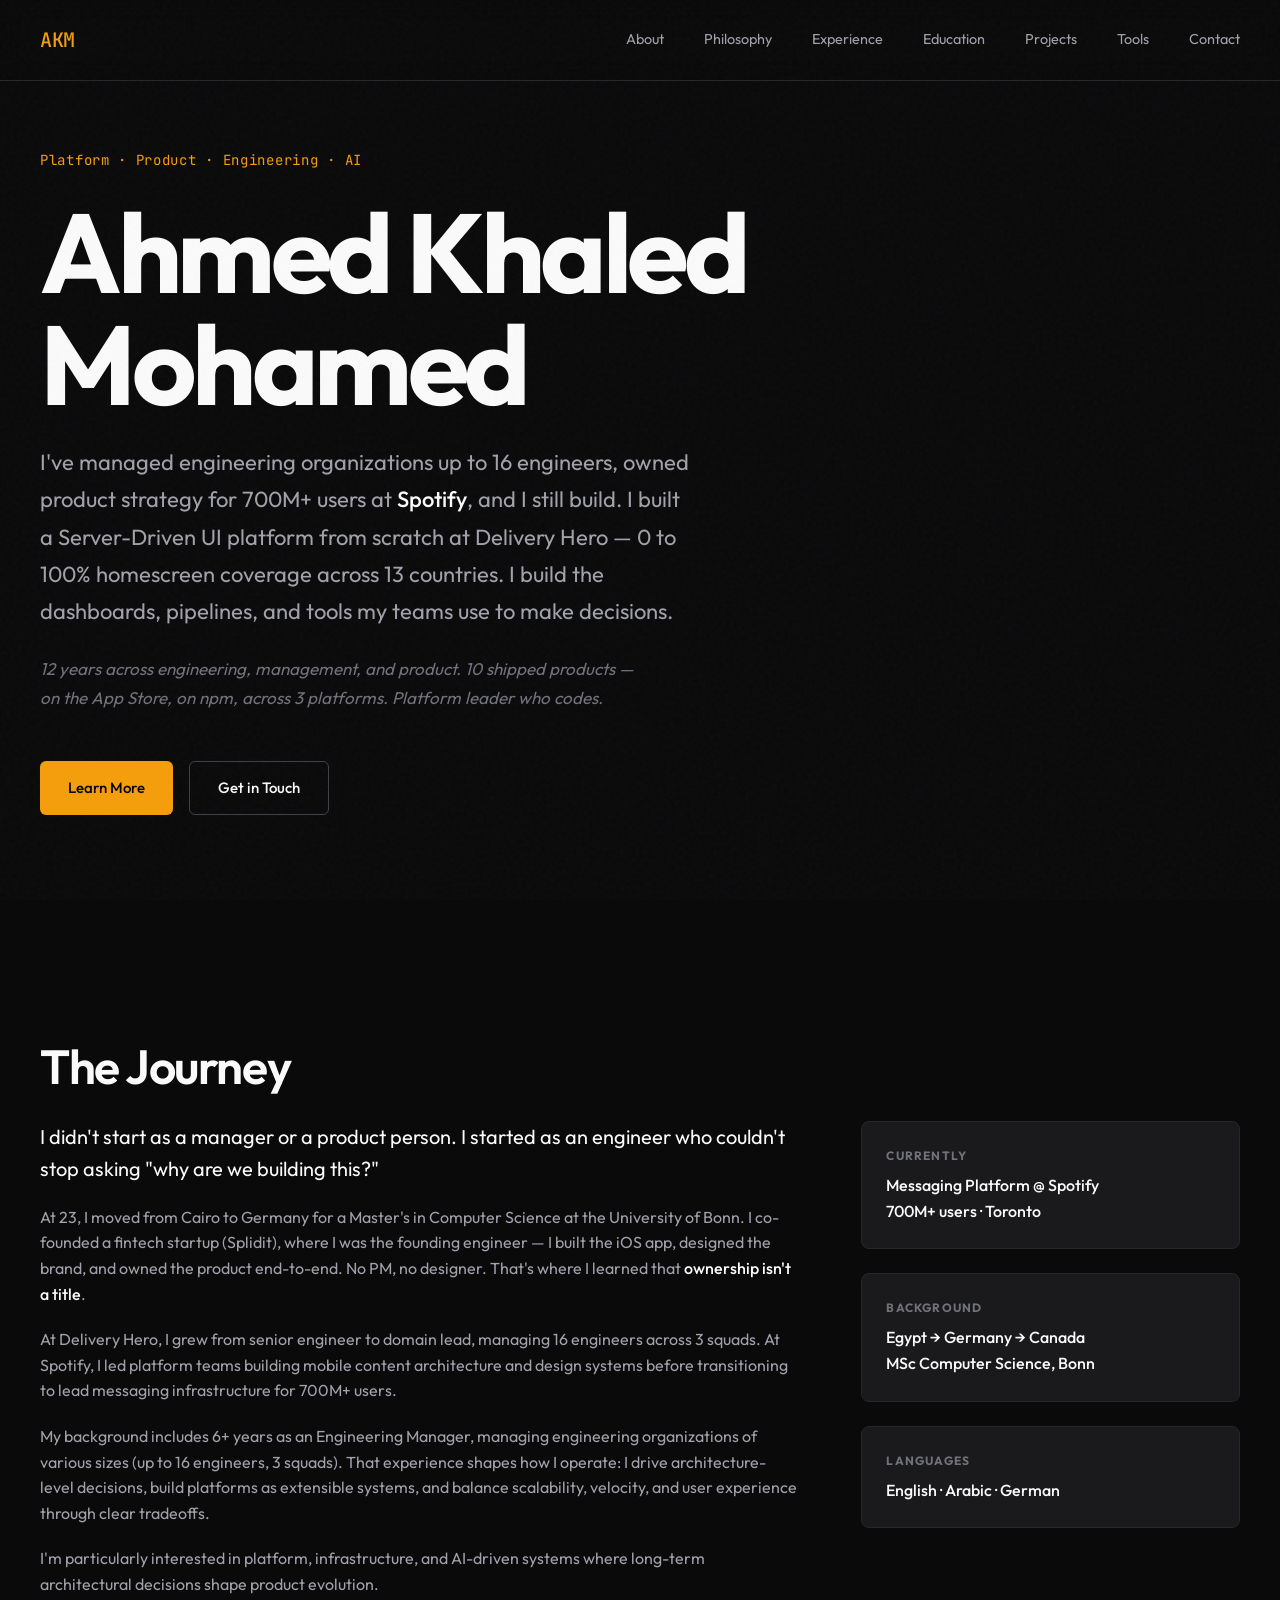
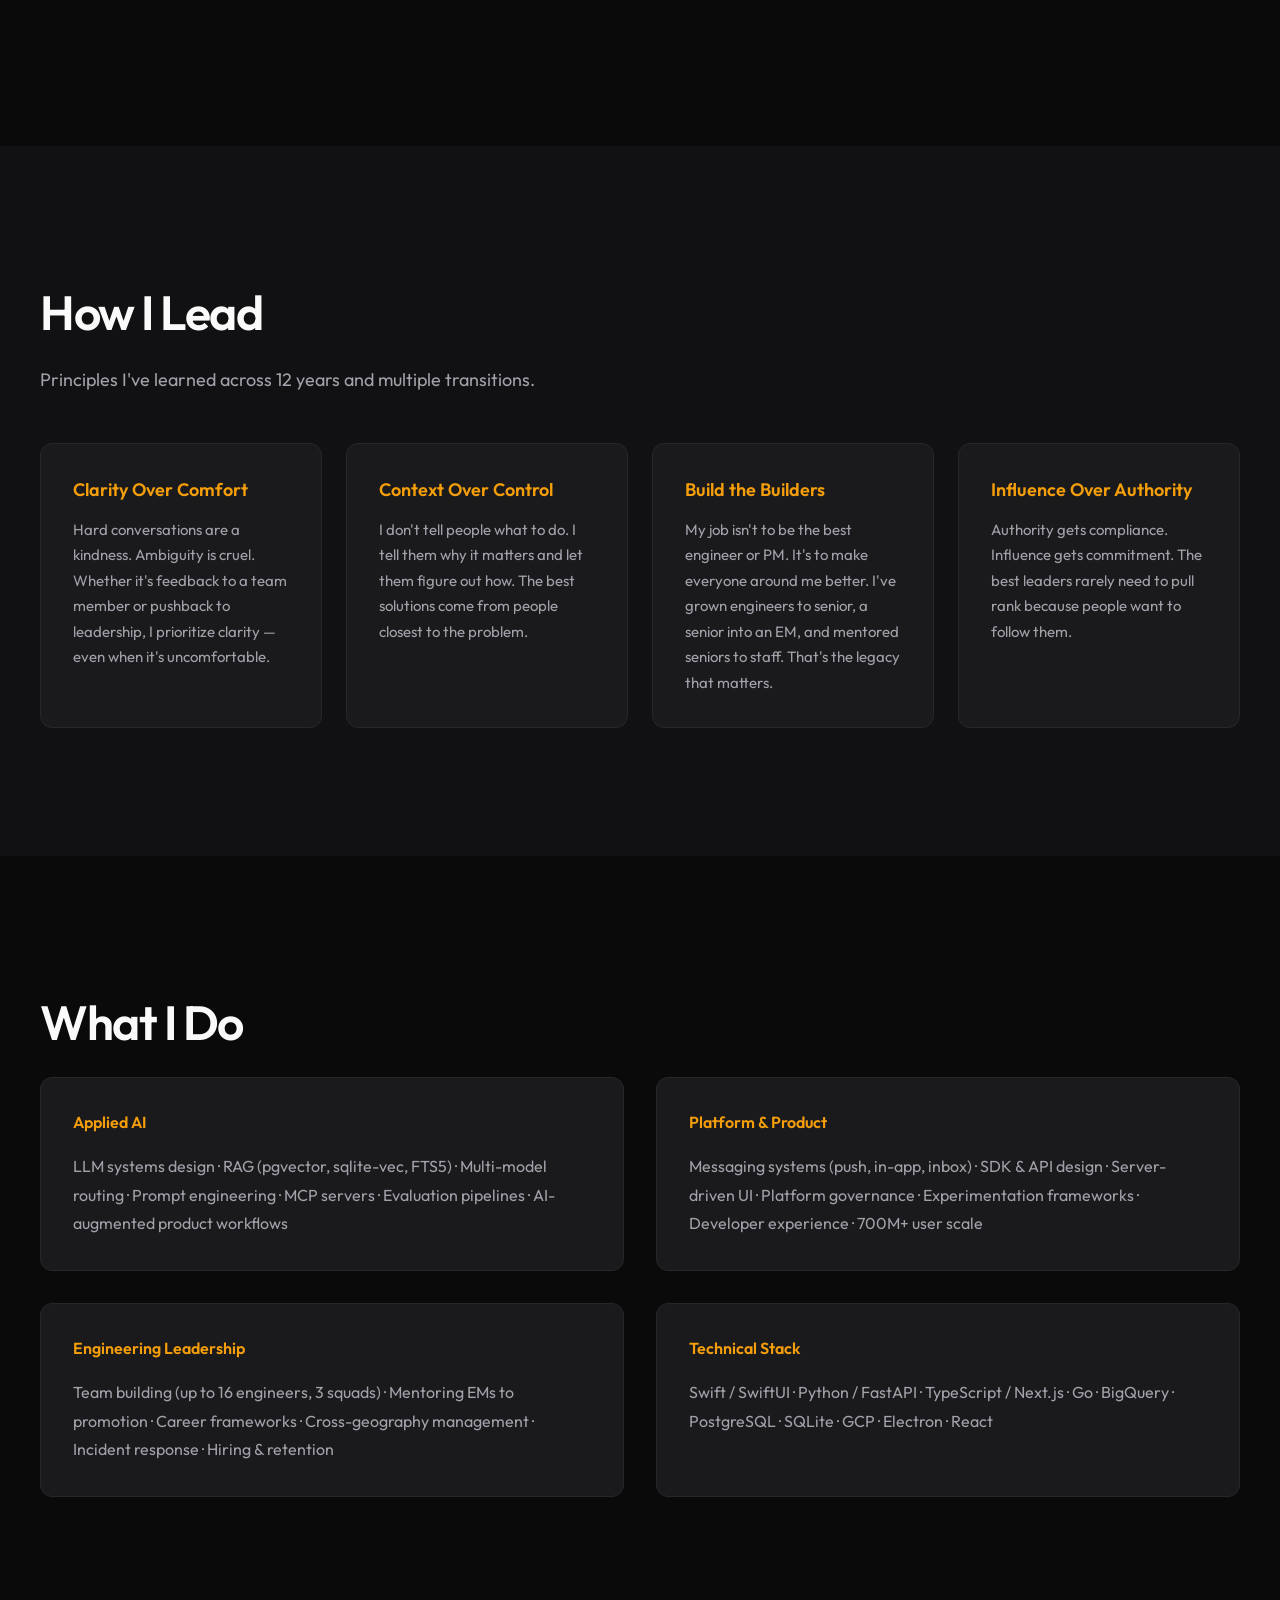
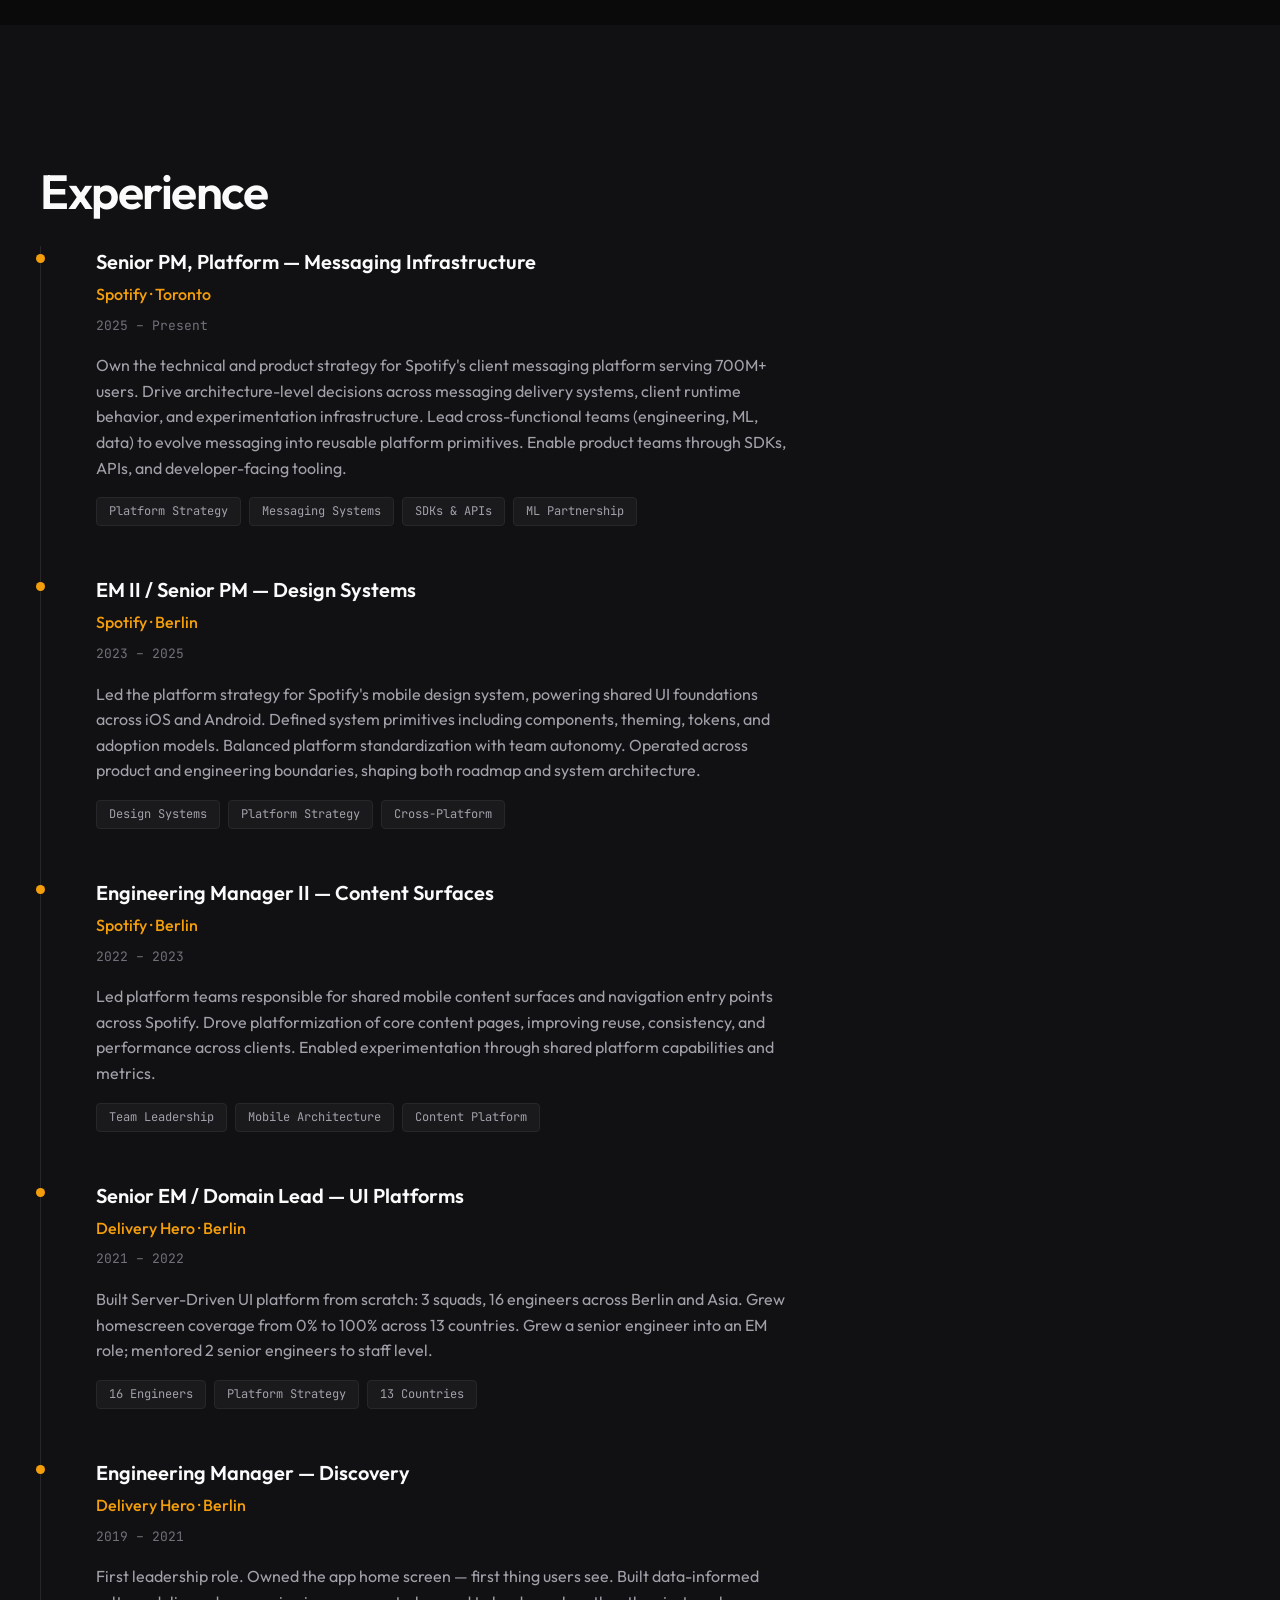
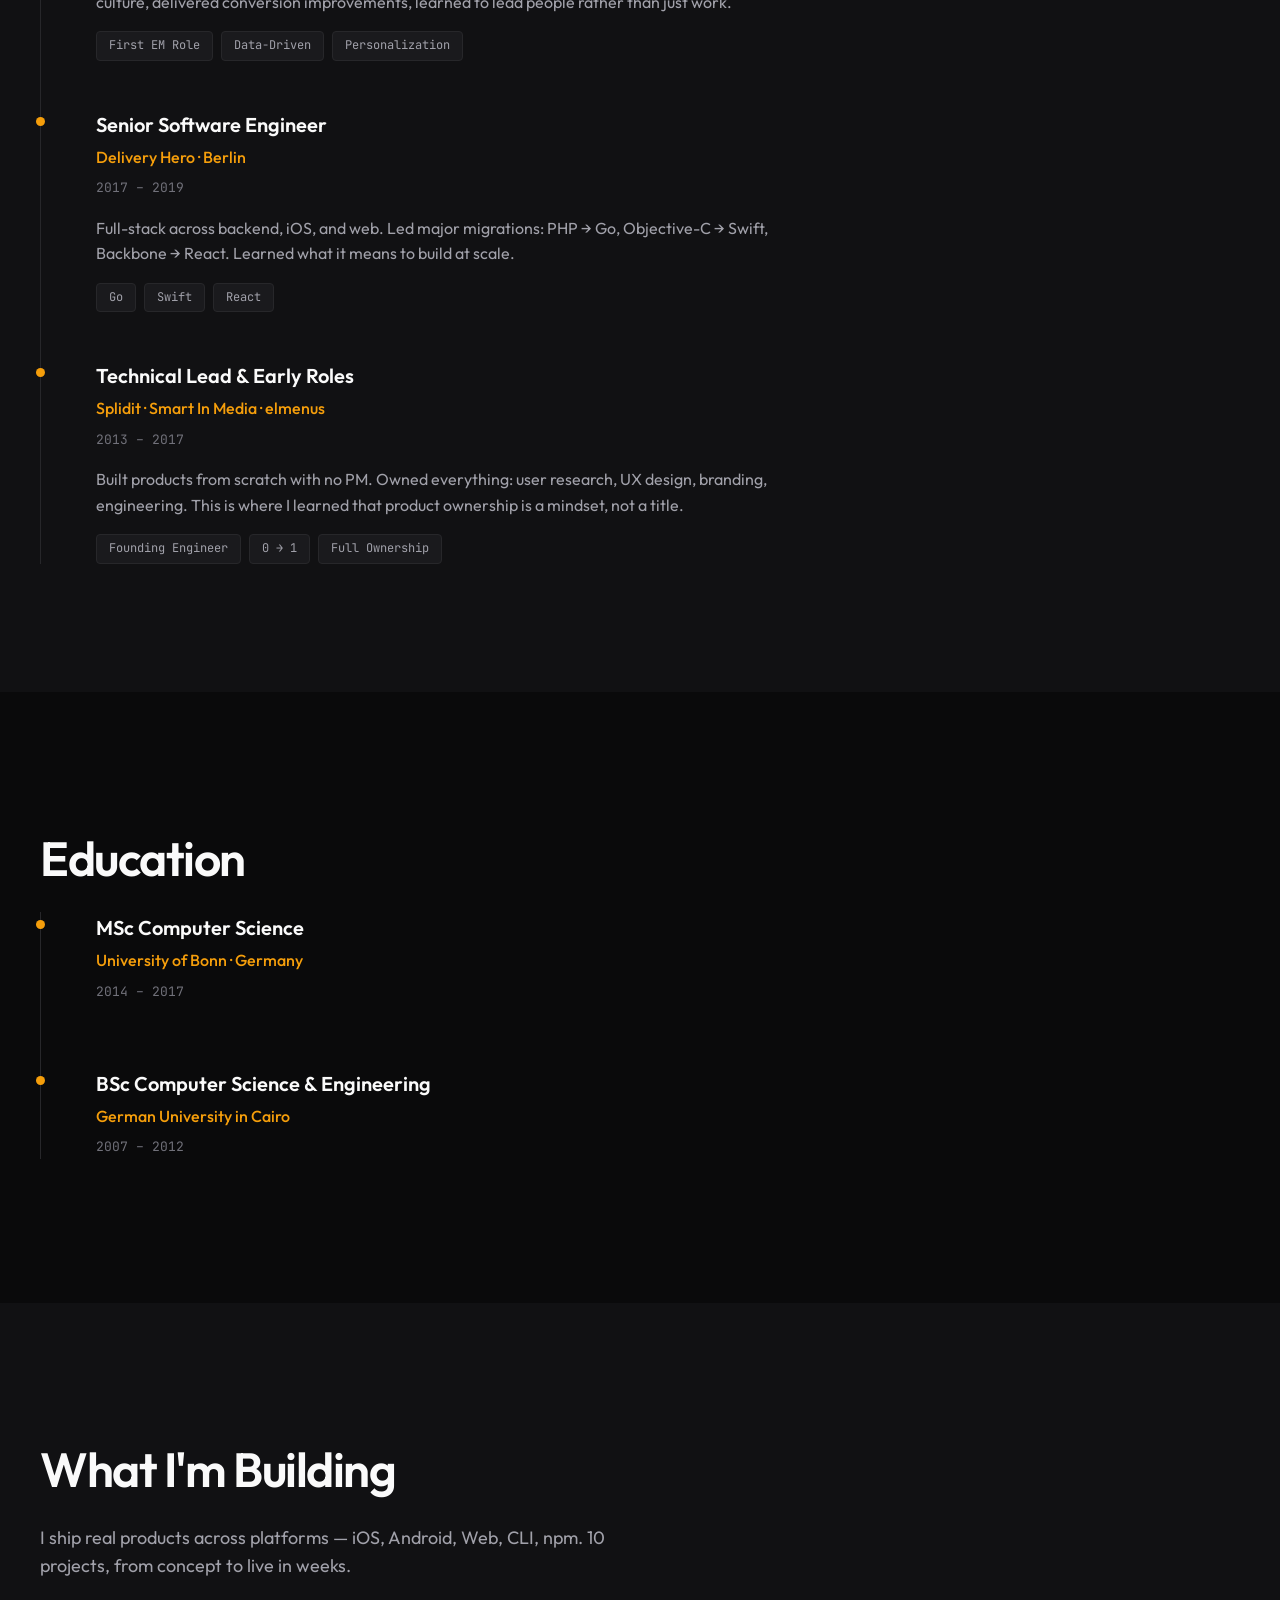
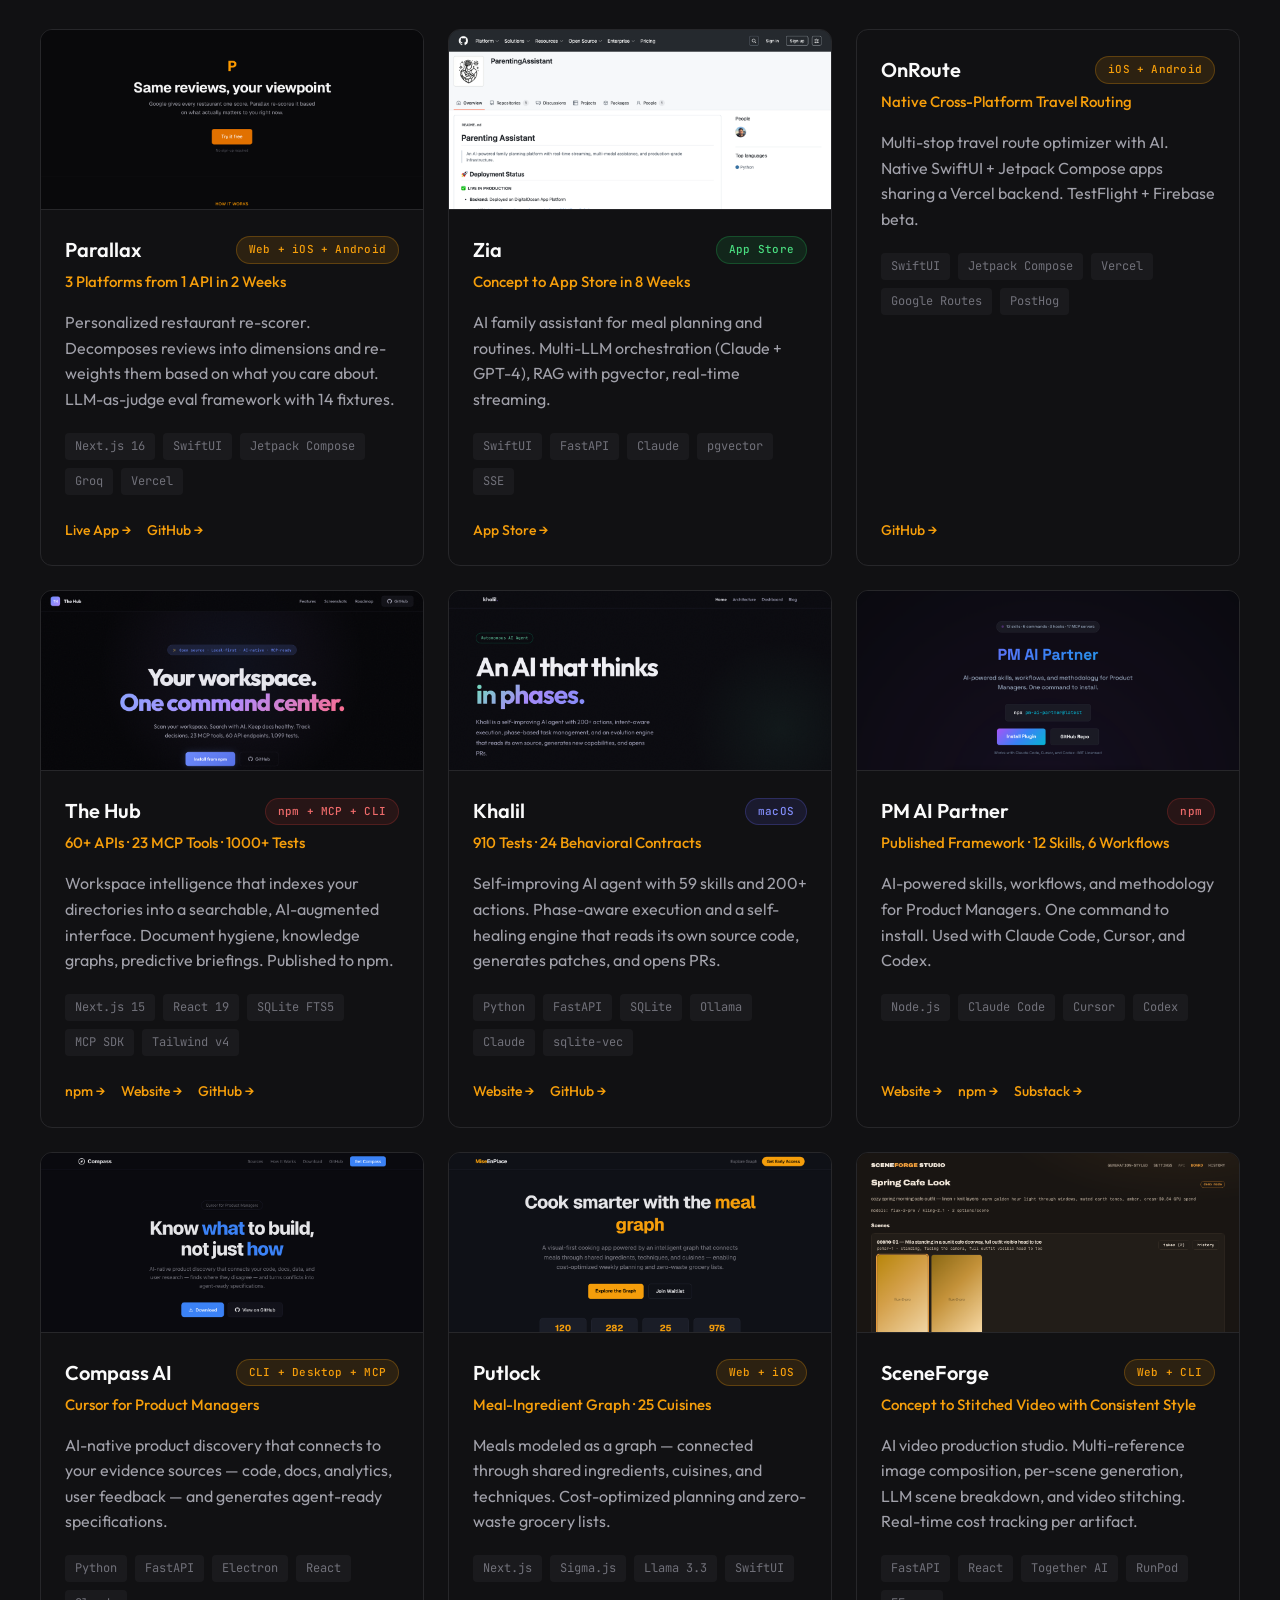
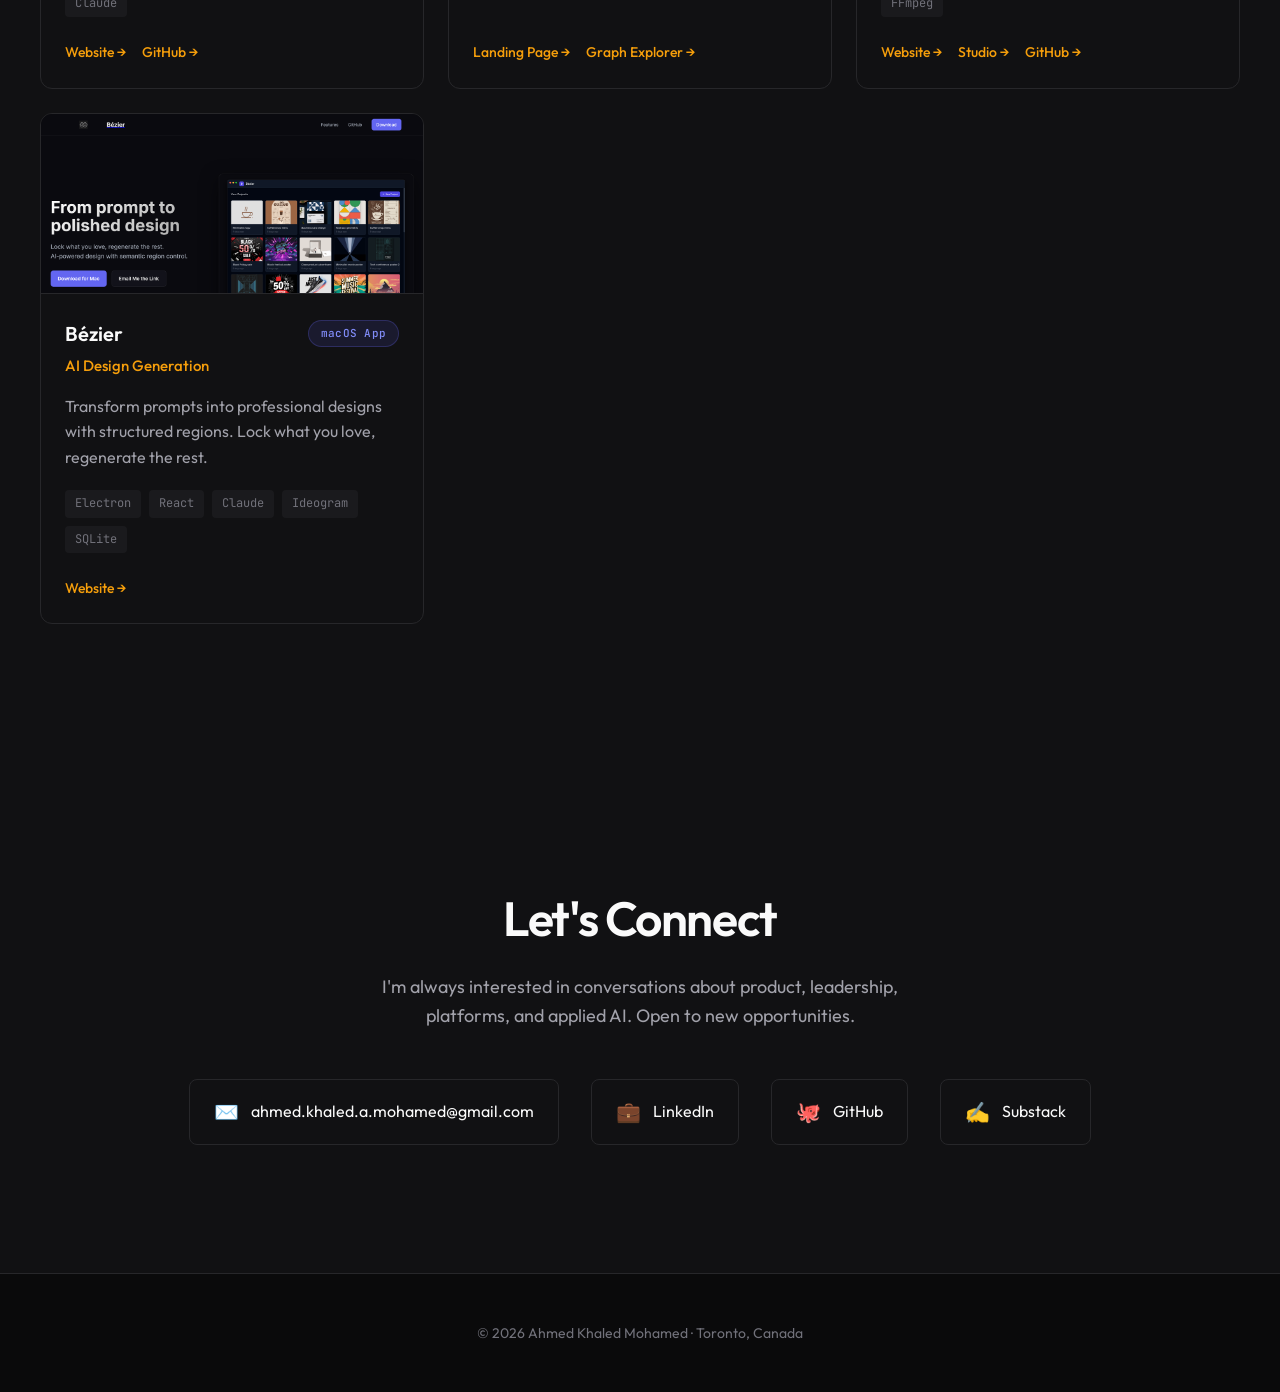
<file: index.html>
<!DOCTYPE html>
<html lang="en">
<head>
    <meta charset="UTF-8">
    <meta name="viewport" content="width=device-width, initial-scale=1.0">
    <title>Ahmed Khaled Mohamed — Platform · AI · Leadership</title>
    <meta name="description" content="Product & engineering leader at Spotify. 12 years building platform systems and AI tools. Messaging infrastructure for 700M+ users. 8 projects live, 1 framework on npm.">
    <meta property="og:title" content="Ahmed Khaled Mohamed — Platform · AI · Leadership">
    <meta property="og:description" content="Product & engineering leader at Spotify. 12 years shipping platform systems and AI tools. 8 projects live.">
    <meta property="og:url" content="https://ahmedkhaledmohamed.github.io/me">
    <meta property="og:type" content="website">
    <meta name="twitter:card" content="summary">
    <link rel="icon" type="image/svg+xml" href="data:image/svg+xml,%3Csvg xmlns='http://www.w3.org/2000/svg' viewBox='0 0 32 32'%3E%3Crect width='32' height='32' rx='6' fill='%230a0a0b'/%3E%3Ctext x='16' y='22' text-anchor='middle' fill='%23f59e0b' font-family='system-ui' font-size='16' font-weight='700'%3EA%3C/text%3E%3C/svg%3E">
    <link rel="preconnect" href="https://fonts.googleapis.com">
    <link rel="preconnect" href="https://fonts.gstatic.com" crossorigin>
    <link href="https://fonts.googleapis.com/css2?family=JetBrains+Mono:wght@400;500&family=Outfit:wght@300;400;500;600;700&display=swap" rel="stylesheet">
    <link rel="stylesheet" href="style.css">
</head>
<body>
    <div class="noise"></div>
    
    <nav class="nav">
        <div class="nav-inner">
            <a href="#" class="logo">AKM</a>
            <button class="nav-toggle" aria-label="Toggle navigation">
                <span></span>
                <span></span>
                <span></span>
            </button>
            <div class="nav-links">
                <a href="#about">About</a>
                <a href="#philosophy">Philosophy</a>
                <a href="#experience">Experience</a>
                <a href="#education">Education</a>
                <a href="#projects">Projects</a>
                <a href="tools.html">Tools</a>
                <a href="#contact">Contact</a>
            </div>
        </div>
    </nav>

    <main>
        <!-- Hero -->
        <section class="hero">
            <div class="hero-content">
                <p class="hero-label">Platform · Product · Engineering · AI</p>
                <h1 class="hero-title">Ahmed Khaled<br>Mohamed</h1>
                <p class="hero-subtitle">
                    I've managed engineering organizations up to 16 engineers, owned product strategy for 700M+ users
                    at <span class="highlight">Spotify</span>, and I still build.
                    I built a Server-Driven UI platform from scratch at Delivery Hero — 0 to 100% homescreen coverage across 13 countries.
                    I build the dashboards, pipelines, and tools my teams use to make decisions.
                </p>
                <p class="hero-subtitle-secondary">
                    12 years across engineering, management, and product.
                    10 shipped products — on the App Store, on npm, across 3 platforms.
                    Platform leader who codes.
                </p>
                <div class="hero-cta">
                    <a href="#about" class="btn btn-primary">Learn More</a>
                    <a href="#contact" class="btn btn-secondary">Get in Touch</a>
                </div>
            </div>
        </section>

        <!-- About -->
        <section id="about" class="section">
            <div class="section-inner">
                <h2 class="section-title">The Journey</h2>
                <div class="about-grid">
                    <div class="about-text">
                        <p class="lead">
                            I didn't start as a manager or a product person. I started as an engineer 
                            who couldn't stop asking "why are we building this?"
                        </p>
                        <p>
                            At 23, I moved from Cairo to Germany for a Master's in Computer Science
                            at the University of Bonn. I co-founded a fintech startup (Splidit),
                            where I was the founding engineer — I built the iOS app, designed the
                            brand, and owned the product end-to-end. No PM, no designer. That's
                            where I learned that <strong>ownership isn't a title</strong>.
                        </p>
                        <p>
                            At Delivery Hero, I grew from senior engineer to domain lead, 
                            managing 16 engineers across 3 squads. At Spotify, I led platform teams 
                            building mobile content architecture and design systems before transitioning 
                            to lead messaging infrastructure for 700M+ users.
                        </p>
                        <p>
                            My background includes 6+ years as an Engineering Manager, managing
                            engineering organizations of various sizes (up to 16 engineers, 3 squads).
                            That experience shapes how I operate: I drive architecture-level decisions,
                            build platforms as extensible systems, and balance scalability, velocity,
                            and user experience through clear tradeoffs.
                        </p>
                        <p>
                            I'm particularly interested in platform, infrastructure, and AI-driven 
                            systems where long-term architectural decisions shape product evolution.
                        </p>
                    </div>
                    <div class="about-details">
                        <div class="detail-card">
                            <h4>Currently</h4>
                            <p>Messaging Platform @ Spotify<br>700M+ users · Toronto</p>
                        </div>
                        <div class="detail-card">
                            <h4>Background</h4>
                            <p>Egypt → Germany → Canada<br>MSc Computer Science, Bonn</p>
                        </div>
                        <div class="detail-card">
                            <h4>Languages</h4>
                            <p>English · Arabic · German</p>
                        </div>
                    </div>
                </div>
            </div>
        </section>

        <!-- Philosophy -->
        <section id="philosophy" class="section section-alt">
            <div class="section-inner">
                <h2 class="section-title">How I Lead</h2>
                <p class="section-subtitle">
                    Principles I've learned across 12 years and multiple transitions.
                </p>
                
                <div class="philosophy-grid">
                    <div class="philosophy-card">
                        <h3>Clarity Over Comfort</h3>
                        <p>
                            Hard conversations are a kindness. Ambiguity is cruel. 
                            Whether it's feedback to a team member or pushback to leadership, 
                            I prioritize clarity — even when it's uncomfortable.
                        </p>
                    </div>
                    <div class="philosophy-card">
                        <h3>Context Over Control</h3>
                        <p>
                            I don't tell people what to do. I tell them why it matters and 
                            let them figure out how. The best solutions come from people 
                            closest to the problem.
                        </p>
                    </div>
                    <div class="philosophy-card">
                        <h3>Build the Builders</h3>
                        <p>
                            My job isn't to be the best engineer or PM. It's to make everyone
                            around me better. I've grown engineers to senior, a senior into an EM,
                            and mentored seniors to staff. That's the legacy that matters.
                        </p>
                    </div>
                    <div class="philosophy-card">
                        <h3>Influence Over Authority</h3>
                        <p>
                            Authority gets compliance. Influence gets commitment. 
                            The best leaders rarely need to pull rank because people 
                            want to follow them.
                        </p>
                    </div>
                </div>
            </div>
        </section>

        <!-- What I Do -->
        <section class="section">
            <div class="section-inner">
                <h2 class="section-title">What I Do</h2>
                
                <div class="skills-grid">
                    <div class="skill-category">
                        <h4>Applied AI</h4>
                        <p>
                            LLM systems design · RAG (pgvector, sqlite-vec, FTS5) ·
                            Multi-model routing · Prompt engineering · MCP servers ·
                            Evaluation pipelines · AI-augmented product workflows
                        </p>
                    </div>
                    <div class="skill-category">
                        <h4>Platform & Product</h4>
                        <p>
                            Messaging systems (push, in-app, inbox) · SDK & API design ·
                            Server-driven UI · Platform governance · Experimentation
                            frameworks · Developer experience · 700M+ user scale
                        </p>
                    </div>
                    <div class="skill-category">
                        <h4>Engineering Leadership</h4>
                        <p>
                            Team building (up to 16 engineers, 3 squads) · Mentoring
                            EMs to promotion · Career frameworks · Cross-geography
                            management · Incident response · Hiring & retention
                        </p>
                    </div>
                    <div class="skill-category">
                        <h4>Technical Stack</h4>
                        <p>
                            Swift / SwiftUI · Python / FastAPI · TypeScript / Next.js ·
                            Go · BigQuery · PostgreSQL · SQLite · GCP · Electron · React
                        </p>
                    </div>
                </div>
            </div>
        </section>

        <!-- Experience -->
        <section id="experience" class="section section-alt">
            <div class="section-inner">
                <h2 class="section-title">Experience</h2>
                
                <div class="timeline">
                    <div class="timeline-item">
                        <div class="timeline-marker"></div>
                        <div class="timeline-content">
                            <div class="timeline-header">
                                <h3>Senior PM, Platform — Messaging Infrastructure</h3>
                                <span class="timeline-company">Spotify · Toronto</span>
                                <span class="timeline-date">2025 – Present</span>
                            </div>
                            <p>
                                Own the technical and product strategy for Spotify's client messaging 
                                platform serving 700M+ users. Drive architecture-level decisions across 
                                messaging delivery systems, client runtime behavior, and experimentation 
                                infrastructure. Lead cross-functional teams (engineering, ML, data) to 
                                evolve messaging into reusable platform primitives. Enable product teams 
                                through SDKs, APIs, and developer-facing tooling.
                            </p>
                            <div class="timeline-tags">
                                <span>Platform Strategy</span>
                                <span>Messaging Systems</span>
                                <span>SDKs & APIs</span>
                                <span>ML Partnership</span>
                            </div>
                        </div>
                    </div>

                    <div class="timeline-item">
                        <div class="timeline-marker"></div>
                        <div class="timeline-content">
                            <div class="timeline-header">
                                <h3>EM II / Senior PM — Design Systems</h3>
                                <span class="timeline-company">Spotify · Berlin</span>
                                <span class="timeline-date">2023 – 2025</span>
                            </div>
                            <p>
                                Led the platform strategy for Spotify's mobile design system, powering 
                                shared UI foundations across iOS and Android. Defined system primitives 
                                including components, theming, tokens, and adoption models. Balanced 
                                platform standardization with team autonomy. Operated across product and 
                                engineering boundaries, shaping both roadmap and system architecture.
                            </p>
                            <div class="timeline-tags">
                                <span>Design Systems</span>
                                <span>Platform Strategy</span>
                                <span>Cross-Platform</span>
                            </div>
                        </div>
                    </div>

                    <div class="timeline-item">
                        <div class="timeline-marker"></div>
                        <div class="timeline-content">
                            <div class="timeline-header">
                                <h3>Engineering Manager II — Content Surfaces</h3>
                                <span class="timeline-company">Spotify · Berlin</span>
                                <span class="timeline-date">2022 – 2023</span>
                            </div>
                            <p>
                                Led platform teams responsible for shared mobile content surfaces and 
                                navigation entry points across Spotify. Drove platformization of core content 
                                pages, improving reuse, consistency, and performance across clients. 
                                Enabled experimentation through shared platform capabilities and metrics.
                            </p>
                            <div class="timeline-tags">
                                <span>Team Leadership</span>
                                <span>Mobile Architecture</span>
                                <span>Content Platform</span>
                            </div>
                        </div>
                    </div>

                    <div class="timeline-item">
                        <div class="timeline-marker"></div>
                        <div class="timeline-content">
                            <div class="timeline-header">
                                <h3>Senior EM / Domain Lead — UI Platforms</h3>
                                <span class="timeline-company">Delivery Hero · Berlin</span>
                                <span class="timeline-date">2021 – 2022</span>
                            </div>
                            <p>
                                Built Server-Driven UI platform from scratch: 3 squads, 16 engineers
                                across Berlin and Asia. Grew homescreen coverage from 0% to 100%
                                across 13 countries. Grew a senior engineer into an EM role;
                                mentored 2 senior engineers to staff level.
                            </p>
                            <div class="timeline-tags">
                                <span>16 Engineers</span>
                                <span>Platform Strategy</span>
                                <span>13 Countries</span>
                            </div>
                        </div>
                    </div>

                    <div class="timeline-item">
                        <div class="timeline-marker"></div>
                        <div class="timeline-content">
                            <div class="timeline-header">
                                <h3>Engineering Manager — Discovery</h3>
                                <span class="timeline-company">Delivery Hero · Berlin</span>
                                <span class="timeline-date">2019 – 2021</span>
                            </div>
                            <p>
                                First leadership role. Owned the app home screen — first thing 
                                users see. Built data-informed culture, delivered conversion improvements, 
                                learned to lead people rather than just work.
                            </p>
                            <div class="timeline-tags">
                                <span>First EM Role</span>
                                <span>Data-Driven</span>
                                <span>Personalization</span>
                            </div>
                        </div>
                    </div>

                    <div class="timeline-item">
                        <div class="timeline-marker"></div>
                        <div class="timeline-content">
                            <div class="timeline-header">
                                <h3>Senior Software Engineer</h3>
                                <span class="timeline-company">Delivery Hero · Berlin</span>
                                <span class="timeline-date">2017 – 2019</span>
                            </div>
                            <p>
                                Full-stack across backend, iOS, and web. Led major migrations: 
                                PHP → Go, Objective-C → Swift, Backbone → React. 
                                Learned what it means to build at scale.
                            </p>
                            <div class="timeline-tags">
                                <span>Go</span>
                                <span>Swift</span>
                                <span>React</span>
                            </div>
                        </div>
                    </div>

                    <div class="timeline-item">
                        <div class="timeline-marker"></div>
                        <div class="timeline-content">
                            <div class="timeline-header">
                                <h3>Technical Lead & Early Roles</h3>
                                <span class="timeline-company">Splidit · Smart In Media · elmenus</span>
                                <span class="timeline-date">2013 – 2017</span>
                            </div>
                            <p>
                                Built products from scratch with no PM. Owned everything: 
                                user research, UX design, branding, engineering. 
                                This is where I learned that product ownership is a mindset, not a title.
                            </p>
                            <div class="timeline-tags">
                                <span>Founding Engineer</span>
                                <span>0 → 1</span>
                                <span>Full Ownership</span>
                            </div>
                        </div>
                    </div>
                </div>
            </div>
        </section>

        <!-- Education -->
        <section id="education" class="section">
            <div class="section-inner">
                <h2 class="section-title">Education</h2>
                <div class="timeline">
                    <div class="timeline-item">
                        <div class="timeline-marker"></div>
                        <div class="timeline-content">
                            <div class="timeline-header">
                                <h3>MSc Computer Science</h3>
                                <span class="timeline-company">University of Bonn · Germany</span>
                                <span class="timeline-date">2014 – 2017</span>
                            </div>
                        </div>
                    </div>
                    <div class="timeline-item">
                        <div class="timeline-marker"></div>
                        <div class="timeline-content">
                            <div class="timeline-header">
                                <h3>BSc Computer Science & Engineering</h3>
                                <span class="timeline-company">German University in Cairo</span>
                                <span class="timeline-date">2007 – 2012</span>
                            </div>
                        </div>
                    </div>
                </div>
            </div>
        </section>

        <!-- Projects -->
        <section id="projects" class="section section-alt">
            <div class="section-inner">
                <h2 class="section-title">What I'm Building</h2>
                <p class="section-subtitle">
                    I ship real products across platforms — iOS, Android, Web, CLI, npm.
                    10 projects, from concept to live in weeks.
                </p>

                <div class="projects-grid">
                    <div id="parallax" class="project-card">
                        <img src="screenshots/parallax.png" alt="Parallax screenshot" class="project-screenshot" loading="lazy">
                        <div class="project-card-body">
                            <div class="project-card-header">
                                <h3>Parallax</h3>
                                <span class="badge badge-live">Web + iOS + Android</span>
                            </div>
                            <p class="project-tagline">3 Platforms from 1 API in 2 Weeks</p>
                            <p class="project-desc">
                                Personalized restaurant re-scorer. Decomposes reviews into dimensions
                                and re-weights them based on what you care about. LLM-as-judge eval
                                framework with 14 fixtures.
                            </p>
                            <div class="project-stack">
                                <span>Next.js 16</span>
                                <span>SwiftUI</span>
                                <span>Jetpack Compose</span>
                                <span>Groq</span>
                                <span>Vercel</span>
                            </div>
                            <div class="project-links">
                                <a href="https://parallax-ten-sigma.vercel.app" class="project-link" target="_blank">Live App →</a>
                                <a href="https://github.com/ahmedkhaledmohamed/parallax" class="project-link" target="_blank">GitHub →</a>
                            </div>
                        </div>
                    </div>

                    <div id="zia" class="project-card">
                        <img src="screenshots/zia.png" alt="Zia screenshot" class="project-screenshot" loading="lazy">
                        <div class="project-card-body">
                            <div class="project-card-header">
                                <h3>Zia</h3>
                                <span class="badge badge-ios">App Store</span>
                            </div>
                            <p class="project-tagline">Concept to App Store in 8 Weeks</p>
                            <p class="project-desc">
                                AI family assistant for meal planning and routines. Multi-LLM
                                orchestration (Claude + GPT-4), RAG with pgvector, real-time streaming.
                            </p>
                            <div class="project-stack">
                                <span>SwiftUI</span>
                                <span>FastAPI</span>
                                <span>Claude</span>
                                <span>pgvector</span>
                                <span>SSE</span>
                            </div>
                            <div class="project-links">
                                <a href="https://apps.apple.com/us/app/zia-family-assistant/id6754940890" class="project-link" target="_blank">App Store →</a>
                            </div>
                        </div>
                    </div>

                    <div id="onroute" class="project-card">
                        <div class="project-card-body">
                            <div class="project-card-header">
                                <h3>OnRoute</h3>
                                <span class="badge badge-live">iOS + Android</span>
                            </div>
                            <p class="project-tagline">Native Cross-Platform Travel Routing</p>
                            <p class="project-desc">
                                Multi-stop travel route optimizer with AI. Native SwiftUI + Jetpack
                                Compose apps sharing a Vercel backend. TestFlight + Firebase beta.
                            </p>
                            <div class="project-stack">
                                <span>SwiftUI</span>
                                <span>Jetpack Compose</span>
                                <span>Vercel</span>
                                <span>Google Routes</span>
                                <span>PostHog</span>
                            </div>
                            <div class="project-links">
                                <a href="https://github.com/ahmedkhaledmohamed" class="project-link" target="_blank">GitHub →</a>
                            </div>
                        </div>
                    </div>

                    <div id="the-hub" class="project-card">
                        <img src="screenshots/the-hub.png" alt="The Hub screenshot" class="project-screenshot" loading="lazy">
                        <div class="project-card-body">
                            <div class="project-card-header">
                                <h3>The Hub</h3>
                                <span class="badge badge-npm">npm + MCP + CLI</span>
                            </div>
                            <p class="project-tagline">60+ APIs · 23 MCP Tools · 1000+ Tests</p>
                            <p class="project-desc">
                                Workspace intelligence that indexes your directories into a searchable,
                                AI-augmented interface. Document hygiene, knowledge graphs, predictive
                                briefings. Published to npm.
                            </p>
                            <div class="project-stack">
                                <span>Next.js 15</span>
                                <span>React 19</span>
                                <span>SQLite FTS5</span>
                                <span>MCP SDK</span>
                                <span>Tailwind v4</span>
                            </div>
                            <div class="project-links">
                                <a href="https://www.npmjs.com/package/the-hub" class="project-link" target="_blank">npm →</a>
                                <a href="https://ahmedkhaledmohamed.github.io/the-hub/" class="project-link" target="_blank">Website →</a>
                                <a href="https://github.com/ahmedkhaledmohamed/the-hub" class="project-link" target="_blank">GitHub →</a>
                            </div>
                        </div>
                    </div>

                    <div id="khalil" class="project-card">
                        <img src="screenshots/khalil.png" alt="Khalil screenshot" class="project-screenshot" loading="lazy">
                        <div class="project-card-body">
                            <div class="project-card-header">
                                <h3>Khalil</h3>
                                <span class="badge badge-desktop">macOS</span>
                            </div>
                            <p class="project-tagline">910 Tests · 24 Behavioral Contracts</p>
                            <p class="project-desc">
                                Self-improving AI agent with 59 skills and 200+ actions.
                                Phase-aware execution and a self-healing engine that reads its
                                own source code, generates patches, and opens PRs.
                            </p>
                            <div class="project-stack">
                                <span>Python</span>
                                <span>FastAPI</span>
                                <span>SQLite</span>
                                <span>Ollama</span>
                                <span>Claude</span>
                                <span>sqlite-vec</span>
                            </div>
                            <div class="project-links">
                                <a href="https://ahmedkhaledmohamed.github.io/khalil/" class="project-link" target="_blank">Website →</a>
                                <a href="https://github.com/ahmedkhaledmohamed/khalil" class="project-link" target="_blank">GitHub →</a>
                            </div>
                        </div>
                    </div>

                    <div id="pm-ai-partner" class="project-card">
                        <img src="screenshots/pm-ai-partner.png" alt="PM AI Partner screenshot" class="project-screenshot" loading="lazy">
                        <div class="project-card-body">
                            <div class="project-card-header">
                                <h3>PM AI Partner</h3>
                                <span class="badge badge-npm">npm</span>
                            </div>
                            <p class="project-tagline">Published Framework · 12 Skills, 6 Workflows</p>
                            <p class="project-desc">
                                AI-powered skills, workflows, and methodology for Product Managers.
                                One command to install. Used with Claude Code, Cursor, and Codex.
                            </p>
                            <div class="project-stack">
                                <span>Node.js</span>
                                <span>Claude Code</span>
                                <span>Cursor</span>
                                <span>Codex</span>
                            </div>
                            <div class="project-links">
                                <a href="https://ahmedkhaledmohamed.github.io/PM-AI-Partner-Framework/" class="project-link" target="_blank">Website →</a>
                                <a href="https://www.npmjs.com/package/pm-ai-partner" class="project-link" target="_blank">npm →</a>
                                <a href="https://ahmedkhaledmohamed.substack.com/p/ai-as-a-pm-thinking-partner-a-framework" class="project-link" target="_blank">Substack →</a>
                            </div>
                        </div>
                    </div>

                    <div id="compass-ai" class="project-card">
                        <img src="screenshots/compass-ai.png" alt="Compass AI screenshot" class="project-screenshot" loading="lazy">
                        <div class="project-card-body">
                            <div class="project-card-header">
                                <h3>Compass AI</h3>
                                <span class="badge badge-live">CLI + Desktop + MCP</span>
                            </div>
                            <p class="project-tagline">Cursor for Product Managers</p>
                            <p class="project-desc">
                                AI-native product discovery that connects to your evidence sources —
                                code, docs, analytics, user feedback — and generates agent-ready
                                specifications.
                            </p>
                            <div class="project-stack">
                                <span>Python</span>
                                <span>FastAPI</span>
                                <span>Electron</span>
                                <span>React</span>
                                <span>Claude</span>
                            </div>
                            <div class="project-links">
                                <a href="https://ahmedkhaledmohamed.github.io/compass-AI/" class="project-link" target="_blank">Website →</a>
                                <a href="https://github.com/ahmedkhaledmohamed/compass-AI" class="project-link" target="_blank">GitHub →</a>
                            </div>
                        </div>
                    </div>

                    <div id="putlock" class="project-card">
                        <img src="screenshots/miseenplace.png" alt="Putlock screenshot" class="project-screenshot" loading="lazy">
                        <div class="project-card-body">
                            <div class="project-card-header">
                                <h3>Putlock</h3>
                                <span class="badge badge-live">Web + iOS</span>
                            </div>
                            <p class="project-tagline">Meal-Ingredient Graph · 25 Cuisines</p>
                            <p class="project-desc">
                                Meals modeled as a graph — connected through shared ingredients,
                                cuisines, and techniques. Cost-optimized planning and zero-waste
                                grocery lists.
                            </p>
                            <div class="project-stack">
                                <span>Next.js</span>
                                <span>Sigma.js</span>
                                <span>Llama 3.3</span>
                                <span>SwiftUI</span>
                            </div>
                            <div class="project-links">
                                <a href="https://mealgraph.vercel.app" class="project-link" target="_blank">Landing Page →</a>
                                <a href="https://mealgraph.vercel.app/explore" class="project-link" target="_blank">Graph Explorer →</a>
                            </div>
                        </div>
                    </div>

                    <div id="sceneforge" class="project-card">
                        <img src="screenshots/sceneforge.png" alt="SceneForge screenshot" class="project-screenshot" loading="lazy">
                        <div class="project-card-body">
                            <div class="project-card-header">
                                <h3>SceneForge</h3>
                                <span class="badge badge-live">Web + CLI</span>
                            </div>
                            <p class="project-tagline">Concept to Stitched Video with Consistent Style</p>
                            <p class="project-desc">
                                AI video production studio. Multi-reference image composition,
                                per-scene generation, LLM scene breakdown, and video stitching.
                                Real-time cost tracking per artifact.
                            </p>
                            <div class="project-stack">
                                <span>FastAPI</span>
                                <span>React</span>
                                <span>Together AI</span>
                                <span>RunPod</span>
                                <span>FFmpeg</span>
                            </div>
                            <div class="project-links">
                                <a href="https://sceneforge-sandy.vercel.app" class="project-link" target="_blank">Website →</a>
                                <a href="https://sceneforge-studio-three.vercel.app" class="project-link" target="_blank">Studio →</a>
                                <a href="https://github.com/ahmedkhaledmohamed/SceneForge" class="project-link" target="_blank">GitHub →</a>
                            </div>
                        </div>
                    </div>

                    <div id="bezier" class="project-card">
                        <img src="screenshots/bezier.png" alt="Bezier screenshot" class="project-screenshot" loading="lazy">
                        <div class="project-card-body">
                            <div class="project-card-header">
                                <h3>Bézier</h3>
                                <span class="badge badge-desktop">macOS App</span>
                            </div>
                            <p class="project-tagline">AI Design Generation</p>
                            <p class="project-desc">
                                Transform prompts into professional designs with structured
                                regions. Lock what you love, regenerate the rest.
                            </p>
                            <div class="project-stack">
                                <span>Electron</span>
                                <span>React</span>
                                <span>Claude</span>
                                <span>Ideogram</span>
                                <span>SQLite</span>
                            </div>
                            <div class="project-links">
                                <a href="https://bezierai.github.io/" class="project-link" target="_blank">Website →</a>
                            </div>
                        </div>
                    </div>

                </div>
            </div>
        </section>

        <!-- Contact -->
        <section id="contact" class="section section-alt">
            <div class="section-inner">
                <h2 class="section-title">Let's Connect</h2>
                <p class="section-subtitle">
                    I'm always interested in conversations about product, leadership, 
                    platforms, and applied AI. Open to new opportunities.
                </p>
                
                <div class="contact-links">
                    <a href="mailto:ahmed.khaled.a.mohamed@gmail.com" class="contact-link">
                        <span class="contact-icon">✉️</span>
                        <span>ahmed.khaled.a.mohamed@gmail.com</span>
                    </a>
                    <a href="https://linkedin.com/in/ahmedkhaledmohamed" target="_blank" class="contact-link">
                        <span class="contact-icon">💼</span>
                        <span>LinkedIn</span>
                    </a>
                    <a href="https://github.com/ahmedkhaledmohamed" target="_blank" class="contact-link">
                        <span class="contact-icon">🐙</span>
                        <span>GitHub</span>
                    </a>
                    <a href="https://ahmedkhaledmohamed.substack.com" target="_blank" class="contact-link">
                        <span class="contact-icon">✍️</span>
                        <span>Substack</span>
                    </a>
                </div>
            </div>
        </section>
    </main>

    <footer class="footer">
        <p>© 2026 Ahmed Khaled Mohamed · Toronto, Canada</p>
    </footer>

    <script src="script.js"></script>
</body>
</html>
</file>
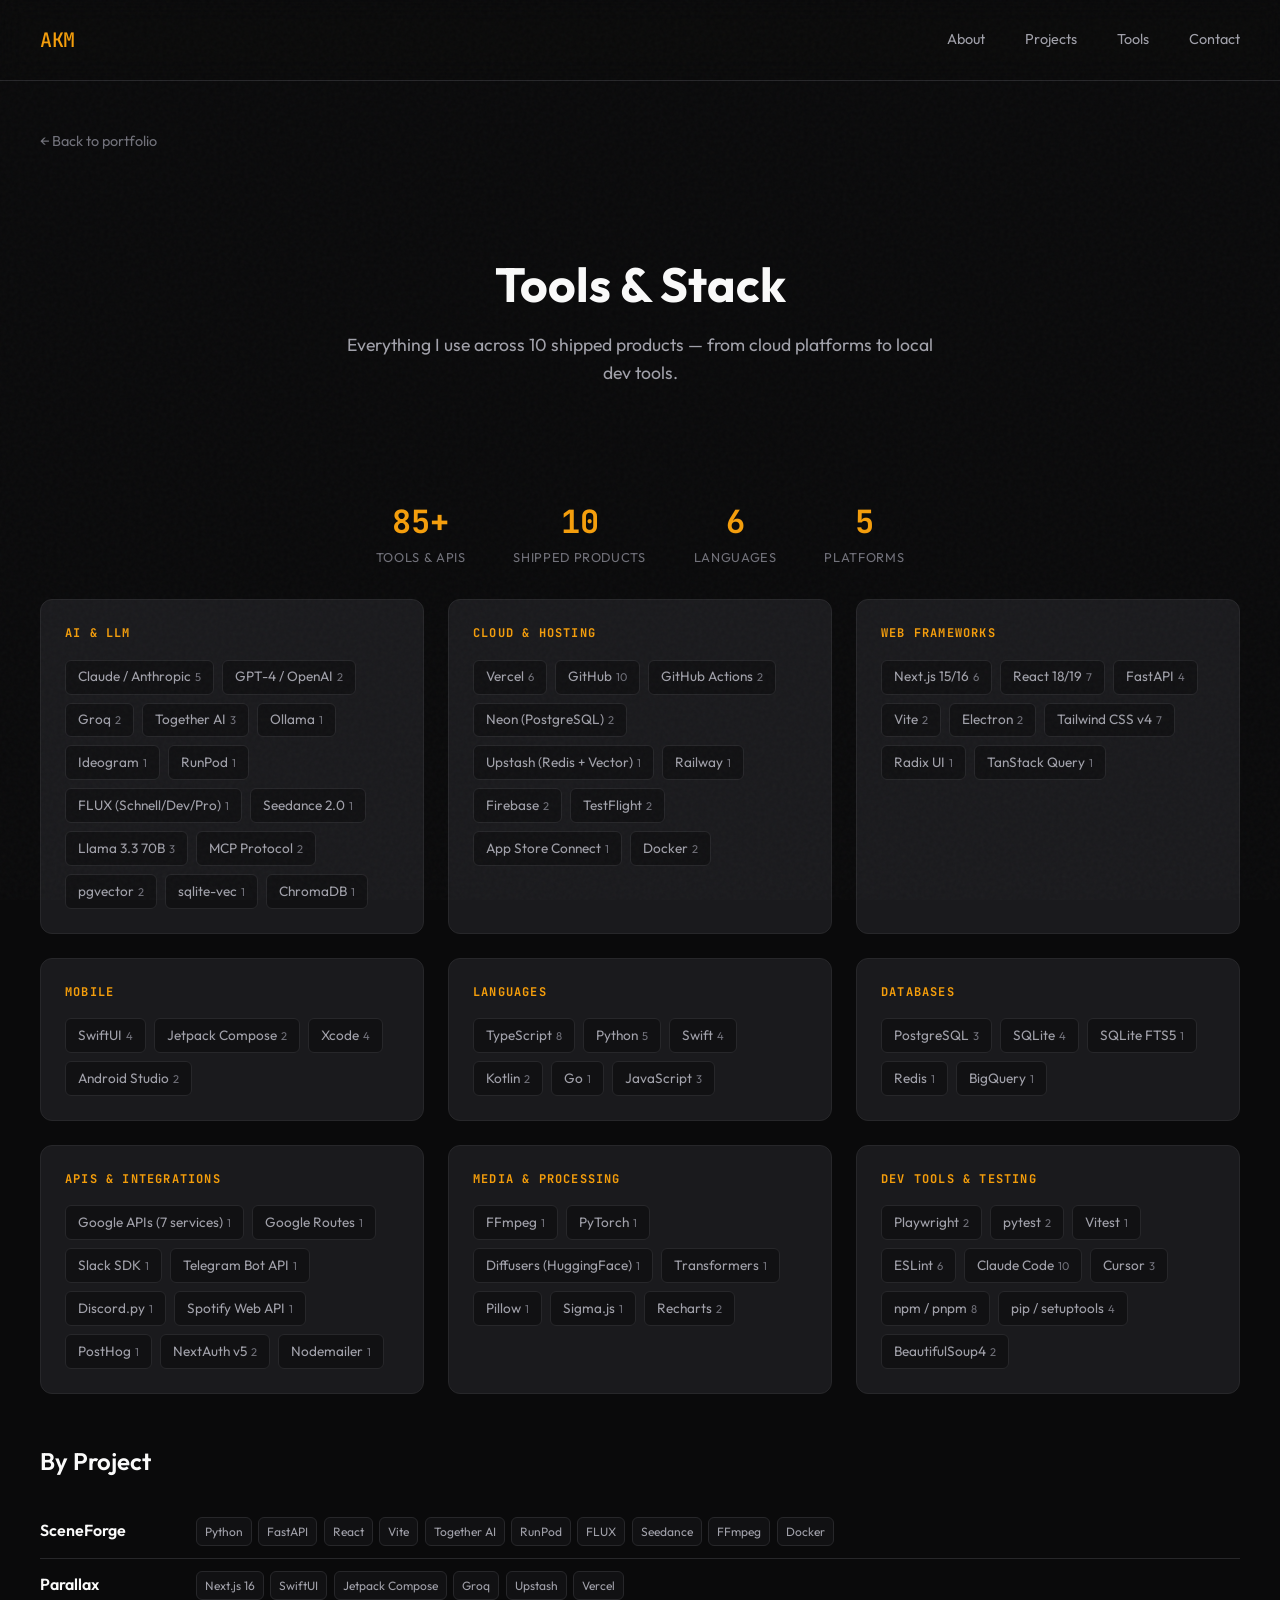
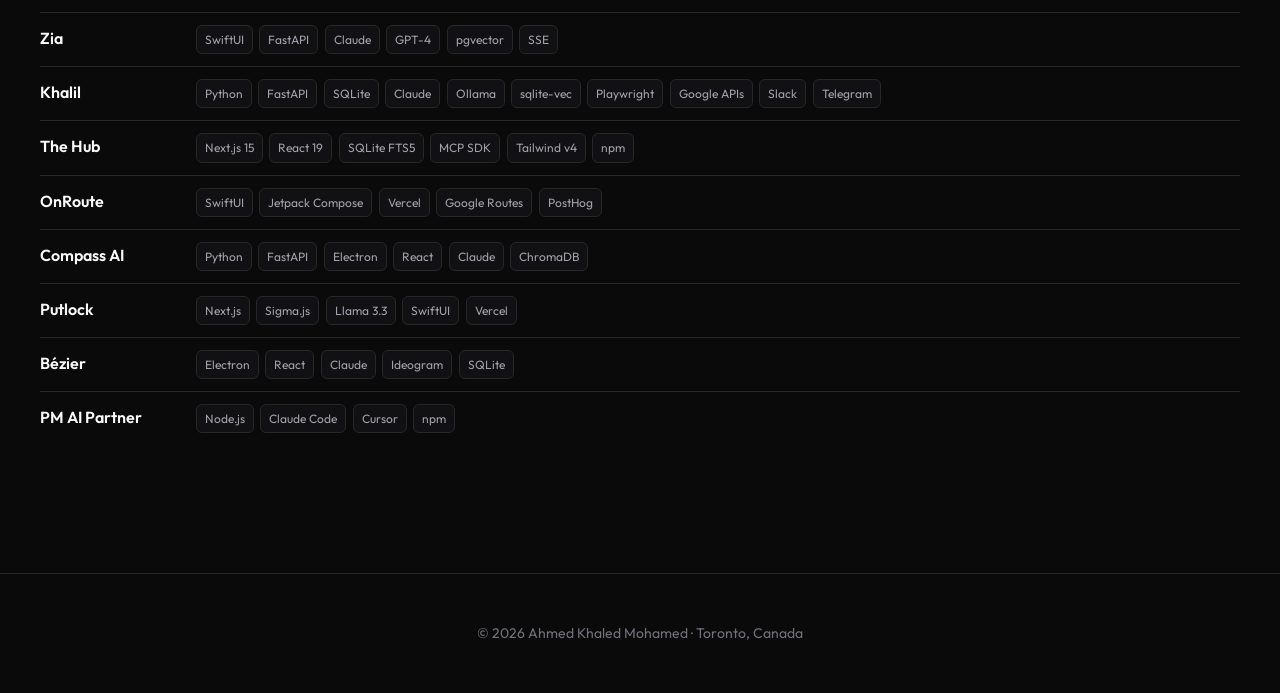
<file: tools.html>
<!DOCTYPE html>
<html lang="en">
<head>
    <meta charset="UTF-8">
    <meta name="viewport" content="width=device-width, initial-scale=1.0">
    <title>Ahmed Khaled Mohamed — Tools & Stack</title>
    <meta name="description" content="85+ tools, platforms, and APIs across 10 shipped products. The full stack behind everything I build.">
    <link rel="icon" type="image/svg+xml" href="data:image/svg+xml,%3Csvg xmlns='http://www.w3.org/2000/svg' viewBox='0 0 32 32'%3E%3Crect width='32' height='32' rx='6' fill='%230a0a0b'/%3E%3Ctext x='16' y='22' text-anchor='middle' fill='%23f59e0b' font-family='system-ui' font-size='16' font-weight='700'%3EA%3C/text%3E%3C/svg%3E">
    <link rel="preconnect" href="https://fonts.googleapis.com">
    <link rel="preconnect" href="https://fonts.gstatic.com" crossorigin>
    <link href="https://fonts.googleapis.com/css2?family=JetBrains+Mono:wght@400;500&family=Outfit:wght@300;400;500;600;700&display=swap" rel="stylesheet">
    <link rel="stylesheet" href="style.css">
    <style>
        .tools-grid {
            display: grid;
            grid-template-columns: repeat(auto-fill, minmax(340px, 1fr));
            gap: 1.5rem;
            margin-top: 2rem;
        }
        .tool-category {
            background: var(--bg-tertiary);
            border: 1px solid var(--border);
            border-radius: 12px;
            padding: 1.5rem;
        }
        .tool-category h3 {
            font-family: var(--font-mono);
            font-size: 0.75rem;
            text-transform: uppercase;
            letter-spacing: 0.1em;
            color: var(--accent);
            margin-bottom: 1rem;
        }
        .tool-list {
            display: flex;
            flex-wrap: wrap;
            gap: 0.5rem;
        }
        .tool-tag {
            background: var(--bg-secondary);
            border: 1px solid var(--border);
            padding: 0.35rem 0.75rem;
            border-radius: 6px;
            font-size: 0.85rem;
            color: var(--text-secondary);
            transition: all 0.2s;
        }
        .tool-tag:hover {
            border-color: var(--accent);
            color: var(--text-primary);
        }
        .tool-tag .count {
            font-size: 0.7rem;
            color: var(--text-muted);
            margin-left: 4px;
        }
        .tools-hero {
            padding: calc(var(--section-padding) * 0.6) 0;
            text-align: center;
        }
        .tools-hero h1 {
            font-size: clamp(2rem, 5vw, 3rem);
            font-weight: 700;
            margin-bottom: 0.5rem;
        }
        .tools-hero p {
            color: var(--text-secondary);
            font-size: 1.1rem;
            max-width: 600px;
            margin: 0 auto;
        }
        .tools-stats {
            display: flex;
            justify-content: center;
            gap: 3rem;
            margin: 2rem 0;
            flex-wrap: wrap;
        }
        .tools-stat {
            text-align: center;
        }
        .tools-stat .num {
            font-size: 2rem;
            font-weight: 700;
            color: var(--accent);
            font-family: var(--font-mono);
        }
        .tools-stat .label {
            font-size: 0.8rem;
            color: var(--text-muted);
            text-transform: uppercase;
            letter-spacing: 0.05em;
        }
        .back-link {
            display: inline-block;
            color: var(--text-muted);
            text-decoration: none;
            font-size: 0.9rem;
            margin-bottom: 1rem;
            transition: color 0.2s;
        }
        .back-link:hover { color: var(--accent); }
        .project-uses {
            margin-top: 3rem;
        }
        .project-uses h2 {
            font-size: 1.5rem;
            font-weight: 600;
            margin-bottom: 1.5rem;
        }
        .project-stack-row {
            display: flex;
            align-items: baseline;
            gap: 1rem;
            padding: 0.75rem 0;
            border-bottom: 1px solid var(--border);
        }
        .project-stack-row:last-child { border-bottom: none; }
        .project-stack-name {
            font-weight: 600;
            min-width: 140px;
            color: var(--text-primary);
        }
        .project-stack-name a {
            color: var(--text-primary);
            text-decoration: none;
        }
        .project-stack-name a:hover { color: var(--accent); }
        .project-stack-tags {
            display: flex;
            flex-wrap: wrap;
            gap: 0.4rem;
        }
        .project-stack-tags .tool-tag {
            font-size: 0.75rem;
            padding: 0.25rem 0.5rem;
        }
    </style>
</head>
<body>
    <div class="noise"></div>

    <nav class="nav">
        <div class="nav-inner">
            <a href="index.html" class="logo">AKM</a>
            <div class="nav-links">
                <a href="index.html#about">About</a>
                <a href="index.html#projects">Projects</a>
                <a href="tools.html" class="active">Tools</a>
                <a href="index.html#contact">Contact</a>
            </div>
        </div>
    </nav>

    <main>
        <section class="section">
            <div class="section-inner">
                <a href="index.html" class="back-link">&larr; Back to portfolio</a>

                <div class="tools-hero">
                    <h1>Tools & Stack</h1>
                    <p>Everything I use across 10 shipped products — from cloud platforms to local dev tools.</p>
                </div>

                <div class="tools-stats">
                    <div class="tools-stat">
                        <div class="num">85+</div>
                        <div class="label">Tools & APIs</div>
                    </div>
                    <div class="tools-stat">
                        <div class="num">10</div>
                        <div class="label">Shipped Products</div>
                    </div>
                    <div class="tools-stat">
                        <div class="num">6</div>
                        <div class="label">Languages</div>
                    </div>
                    <div class="tools-stat">
                        <div class="num">5</div>
                        <div class="label">Platforms</div>
                    </div>
                </div>

                <div class="tools-grid">

                    <div class="tool-category">
                        <h3>AI & LLM</h3>
                        <div class="tool-list">
                            <span class="tool-tag">Claude / Anthropic<span class="count">5</span></span>
                            <span class="tool-tag">GPT-4 / OpenAI<span class="count">2</span></span>
                            <span class="tool-tag">Groq<span class="count">2</span></span>
                            <span class="tool-tag">Together AI<span class="count">3</span></span>
                            <span class="tool-tag">Ollama<span class="count">1</span></span>
                            <span class="tool-tag">Ideogram<span class="count">1</span></span>
                            <span class="tool-tag">RunPod<span class="count">1</span></span>
                            <span class="tool-tag">FLUX (Schnell/Dev/Pro)<span class="count">1</span></span>
                            <span class="tool-tag">Seedance 2.0<span class="count">1</span></span>
                            <span class="tool-tag">Llama 3.3 70B<span class="count">3</span></span>
                            <span class="tool-tag">MCP Protocol<span class="count">2</span></span>
                            <span class="tool-tag">pgvector<span class="count">2</span></span>
                            <span class="tool-tag">sqlite-vec<span class="count">1</span></span>
                            <span class="tool-tag">ChromaDB<span class="count">1</span></span>
                        </div>
                    </div>

                    <div class="tool-category">
                        <h3>Cloud & Hosting</h3>
                        <div class="tool-list">
                            <span class="tool-tag">Vercel<span class="count">6</span></span>
                            <span class="tool-tag">GitHub<span class="count">10</span></span>
                            <span class="tool-tag">GitHub Actions<span class="count">2</span></span>
                            <span class="tool-tag">Neon (PostgreSQL)<span class="count">2</span></span>
                            <span class="tool-tag">Upstash (Redis + Vector)<span class="count">1</span></span>
                            <span class="tool-tag">Railway<span class="count">1</span></span>
                            <span class="tool-tag">Firebase<span class="count">2</span></span>
                            <span class="tool-tag">TestFlight<span class="count">2</span></span>
                            <span class="tool-tag">App Store Connect<span class="count">1</span></span>
                            <span class="tool-tag">Docker<span class="count">2</span></span>
                        </div>
                    </div>

                    <div class="tool-category">
                        <h3>Web Frameworks</h3>
                        <div class="tool-list">
                            <span class="tool-tag">Next.js 15/16<span class="count">6</span></span>
                            <span class="tool-tag">React 18/19<span class="count">7</span></span>
                            <span class="tool-tag">FastAPI<span class="count">4</span></span>
                            <span class="tool-tag">Vite<span class="count">2</span></span>
                            <span class="tool-tag">Electron<span class="count">2</span></span>
                            <span class="tool-tag">Tailwind CSS v4<span class="count">7</span></span>
                            <span class="tool-tag">Radix UI<span class="count">1</span></span>
                            <span class="tool-tag">TanStack Query<span class="count">1</span></span>
                        </div>
                    </div>

                    <div class="tool-category">
                        <h3>Mobile</h3>
                        <div class="tool-list">
                            <span class="tool-tag">SwiftUI<span class="count">4</span></span>
                            <span class="tool-tag">Jetpack Compose<span class="count">2</span></span>
                            <span class="tool-tag">Xcode<span class="count">4</span></span>
                            <span class="tool-tag">Android Studio<span class="count">2</span></span>
                        </div>
                    </div>

                    <div class="tool-category">
                        <h3>Languages</h3>
                        <div class="tool-list">
                            <span class="tool-tag">TypeScript<span class="count">8</span></span>
                            <span class="tool-tag">Python<span class="count">5</span></span>
                            <span class="tool-tag">Swift<span class="count">4</span></span>
                            <span class="tool-tag">Kotlin<span class="count">2</span></span>
                            <span class="tool-tag">Go<span class="count">1</span></span>
                            <span class="tool-tag">JavaScript<span class="count">3</span></span>
                        </div>
                    </div>

                    <div class="tool-category">
                        <h3>Databases</h3>
                        <div class="tool-list">
                            <span class="tool-tag">PostgreSQL<span class="count">3</span></span>
                            <span class="tool-tag">SQLite<span class="count">4</span></span>
                            <span class="tool-tag">SQLite FTS5<span class="count">1</span></span>
                            <span class="tool-tag">Redis<span class="count">1</span></span>
                            <span class="tool-tag">BigQuery<span class="count">1</span></span>
                        </div>
                    </div>

                    <div class="tool-category">
                        <h3>APIs & Integrations</h3>
                        <div class="tool-list">
                            <span class="tool-tag">Google APIs (7 services)<span class="count">1</span></span>
                            <span class="tool-tag">Google Routes<span class="count">1</span></span>
                            <span class="tool-tag">Slack SDK<span class="count">1</span></span>
                            <span class="tool-tag">Telegram Bot API<span class="count">1</span></span>
                            <span class="tool-tag">Discord.py<span class="count">1</span></span>
                            <span class="tool-tag">Spotify Web API<span class="count">1</span></span>
                            <span class="tool-tag">PostHog<span class="count">1</span></span>
                            <span class="tool-tag">NextAuth v5<span class="count">2</span></span>
                            <span class="tool-tag">Nodemailer<span class="count">1</span></span>
                        </div>
                    </div>

                    <div class="tool-category">
                        <h3>Media & Processing</h3>
                        <div class="tool-list">
                            <span class="tool-tag">FFmpeg<span class="count">1</span></span>
                            <span class="tool-tag">PyTorch<span class="count">1</span></span>
                            <span class="tool-tag">Diffusers (HuggingFace)<span class="count">1</span></span>
                            <span class="tool-tag">Transformers<span class="count">1</span></span>
                            <span class="tool-tag">Pillow<span class="count">1</span></span>
                            <span class="tool-tag">Sigma.js<span class="count">1</span></span>
                            <span class="tool-tag">Recharts<span class="count">2</span></span>
                        </div>
                    </div>

                    <div class="tool-category">
                        <h3>Dev Tools & Testing</h3>
                        <div class="tool-list">
                            <span class="tool-tag">Playwright<span class="count">2</span></span>
                            <span class="tool-tag">pytest<span class="count">2</span></span>
                            <span class="tool-tag">Vitest<span class="count">1</span></span>
                            <span class="tool-tag">ESLint<span class="count">6</span></span>
                            <span class="tool-tag">Claude Code<span class="count">10</span></span>
                            <span class="tool-tag">Cursor<span class="count">3</span></span>
                            <span class="tool-tag">npm / pnpm<span class="count">8</span></span>
                            <span class="tool-tag">pip / setuptools<span class="count">4</span></span>
                            <span class="tool-tag">BeautifulSoup4<span class="count">2</span></span>
                        </div>
                    </div>

                </div>

                <div class="project-uses">
                    <h2>By Project</h2>

                    <div class="project-stack-row">
                        <div class="project-stack-name"><a href="#sceneforge">SceneForge</a></div>
                        <div class="project-stack-tags">
                            <span class="tool-tag">Python</span>
                            <span class="tool-tag">FastAPI</span>
                            <span class="tool-tag">React</span>
                            <span class="tool-tag">Vite</span>
                            <span class="tool-tag">Together AI</span>
                            <span class="tool-tag">RunPod</span>
                            <span class="tool-tag">FLUX</span>
                            <span class="tool-tag">Seedance</span>
                            <span class="tool-tag">FFmpeg</span>
                            <span class="tool-tag">Docker</span>
                        </div>
                    </div>

                    <div class="project-stack-row">
                        <div class="project-stack-name"><a href="index.html#parallax">Parallax</a></div>
                        <div class="project-stack-tags">
                            <span class="tool-tag">Next.js 16</span>
                            <span class="tool-tag">SwiftUI</span>
                            <span class="tool-tag">Jetpack Compose</span>
                            <span class="tool-tag">Groq</span>
                            <span class="tool-tag">Upstash</span>
                            <span class="tool-tag">Vercel</span>
                        </div>
                    </div>

                    <div class="project-stack-row">
                        <div class="project-stack-name"><a href="index.html#zia">Zia</a></div>
                        <div class="project-stack-tags">
                            <span class="tool-tag">SwiftUI</span>
                            <span class="tool-tag">FastAPI</span>
                            <span class="tool-tag">Claude</span>
                            <span class="tool-tag">GPT-4</span>
                            <span class="tool-tag">pgvector</span>
                            <span class="tool-tag">SSE</span>
                        </div>
                    </div>

                    <div class="project-stack-row">
                        <div class="project-stack-name"><a href="index.html#khalil">Khalil</a></div>
                        <div class="project-stack-tags">
                            <span class="tool-tag">Python</span>
                            <span class="tool-tag">FastAPI</span>
                            <span class="tool-tag">SQLite</span>
                            <span class="tool-tag">Claude</span>
                            <span class="tool-tag">Ollama</span>
                            <span class="tool-tag">sqlite-vec</span>
                            <span class="tool-tag">Playwright</span>
                            <span class="tool-tag">Google APIs</span>
                            <span class="tool-tag">Slack</span>
                            <span class="tool-tag">Telegram</span>
                        </div>
                    </div>

                    <div class="project-stack-row">
                        <div class="project-stack-name"><a href="index.html#the-hub">The Hub</a></div>
                        <div class="project-stack-tags">
                            <span class="tool-tag">Next.js 15</span>
                            <span class="tool-tag">React 19</span>
                            <span class="tool-tag">SQLite FTS5</span>
                            <span class="tool-tag">MCP SDK</span>
                            <span class="tool-tag">Tailwind v4</span>
                            <span class="tool-tag">npm</span>
                        </div>
                    </div>

                    <div class="project-stack-row">
                        <div class="project-stack-name"><a href="index.html#onroute">OnRoute</a></div>
                        <div class="project-stack-tags">
                            <span class="tool-tag">SwiftUI</span>
                            <span class="tool-tag">Jetpack Compose</span>
                            <span class="tool-tag">Vercel</span>
                            <span class="tool-tag">Google Routes</span>
                            <span class="tool-tag">PostHog</span>
                        </div>
                    </div>

                    <div class="project-stack-row">
                        <div class="project-stack-name"><a href="index.html#compass-ai">Compass AI</a></div>
                        <div class="project-stack-tags">
                            <span class="tool-tag">Python</span>
                            <span class="tool-tag">FastAPI</span>
                            <span class="tool-tag">Electron</span>
                            <span class="tool-tag">React</span>
                            <span class="tool-tag">Claude</span>
                            <span class="tool-tag">ChromaDB</span>
                        </div>
                    </div>

                    <div class="project-stack-row">
                        <div class="project-stack-name"><a href="index.html#putlock">Putlock</a></div>
                        <div class="project-stack-tags">
                            <span class="tool-tag">Next.js</span>
                            <span class="tool-tag">Sigma.js</span>
                            <span class="tool-tag">Llama 3.3</span>
                            <span class="tool-tag">SwiftUI</span>
                            <span class="tool-tag">Vercel</span>
                        </div>
                    </div>

                    <div class="project-stack-row">
                        <div class="project-stack-name"><a href="index.html#bezier">Bézier</a></div>
                        <div class="project-stack-tags">
                            <span class="tool-tag">Electron</span>
                            <span class="tool-tag">React</span>
                            <span class="tool-tag">Claude</span>
                            <span class="tool-tag">Ideogram</span>
                            <span class="tool-tag">SQLite</span>
                        </div>
                    </div>

                    <div class="project-stack-row">
                        <div class="project-stack-name"><a href="index.html#pm-ai-partner">PM AI Partner</a></div>
                        <div class="project-stack-tags">
                            <span class="tool-tag">Node.js</span>
                            <span class="tool-tag">Claude Code</span>
                            <span class="tool-tag">Cursor</span>
                            <span class="tool-tag">npm</span>
                        </div>
                    </div>

                </div>

            </div>
        </section>
    </main>

    <footer class="footer">
        <p>&copy; 2026 Ahmed Khaled Mohamed &middot; Toronto, Canada</p>
    </footer>

    <script src="script.js"></script>
</body>
</html>
</file>
<file: style.css>
/* ============================================
   Ahmed Khaled Mohamed — Personal Website
   ============================================ */

:root {
    /* Colors - Dark theme with warm accent */
    --bg-primary: #0a0a0b;
    --bg-secondary: #111113;
    --bg-tertiary: #1a1a1d;
    --text-primary: #fafafa;
    --text-secondary: #a1a1aa;
    --text-muted: #71717a;
    --accent: #f59e0b;
    --accent-dim: #92400e;
    --border: #27272a;
    --border-light: #3f3f46;
    
    /* Typography */
    --font-sans: 'Outfit', -apple-system, BlinkMacSystemFont, sans-serif;
    --font-mono: 'JetBrains Mono', monospace;
    
    /* Spacing */
    --section-padding: clamp(4rem, 10vw, 8rem);
    --container-width: 1200px;
}

/* Reset */
*, *::before, *::after {
    margin: 0;
    padding: 0;
    box-sizing: border-box;
}

html {
    scroll-behavior: smooth;
    scroll-padding-top: 5rem;
}

[id] {
    scroll-margin-top: 5rem;
}

body {
    font-family: var(--font-sans);
    background: var(--bg-primary);
    color: var(--text-primary);
    line-height: 1.6;
    font-size: 16px;
    -webkit-font-smoothing: antialiased;
}

/* Noise texture overlay */
.noise {
    position: fixed;
    top: 0;
    left: 0;
    width: 100%;
    height: 100%;
    pointer-events: none;
    opacity: 0.03;
    z-index: 1000;
    background-image: url("data:image/svg+xml,%3Csvg viewBox='0 0 256 256' xmlns='http://www.w3.org/2000/svg'%3E%3Cfilter id='noiseFilter'%3E%3CfeTurbulence type='fractalNoise' baseFrequency='0.9' numOctaves='4' stitchTiles='stitch'/%3E%3C/filter%3E%3Crect width='100%25' height='100%25' filter='url(%23noiseFilter)'/%3E%3C/svg%3E");
}

/* Navigation */
.nav {
    position: fixed;
    top: 0;
    left: 0;
    right: 0;
    z-index: 100;
    padding: 1.5rem 2rem;
    background: rgba(10, 10, 11, 0.8);
    backdrop-filter: blur(12px);
    border-bottom: 1px solid var(--border);
}

.nav-inner {
    max-width: var(--container-width);
    margin: 0 auto;
    display: flex;
    justify-content: space-between;
    align-items: center;
}

.logo {
    font-family: var(--font-mono);
    font-size: 1.25rem;
    font-weight: 500;
    color: var(--accent);
    text-decoration: none;
    letter-spacing: -0.02em;
}

.nav-links {
    display: flex;
    gap: 2.5rem;
}

.nav-links a {
    color: var(--text-secondary);
    text-decoration: none;
    font-size: 0.9rem;
    font-weight: 400;
    transition: color 0.2s;
}

.nav-links a:hover {
    color: var(--text-primary);
}

/* Sections */
.section {
    padding: var(--section-padding) 2rem;
}

.section-alt {
    background: var(--bg-secondary);
}

.section-inner {
    max-width: var(--container-width);
    margin: 0 auto;
}

.section-title {
    font-size: clamp(2rem, 5vw, 3rem);
    font-weight: 600;
    margin-bottom: 1rem;
    letter-spacing: -0.03em;
}

.section-subtitle {
    color: var(--text-secondary);
    font-size: 1.125rem;
    margin-bottom: 3rem;
    max-width: 600px;
}

/* Hero */
.hero {
    min-height: 100vh;
    display: flex;
    align-items: center;
    padding: 8rem 2rem 4rem;
}

.hero-content {
    max-width: var(--container-width);
    margin: 0 auto;
    width: 100%;
}

.hero-label {
    font-family: var(--font-mono);
    font-size: 0.875rem;
    color: var(--accent);
    margin-bottom: 1.5rem;
    letter-spacing: 0.05em;
}

.hero-title {
    font-size: clamp(3rem, 10vw, 7rem);
    font-weight: 700;
    line-height: 1;
    letter-spacing: -0.04em;
    margin-bottom: 1.5rem;
}

.hero-subtitle {
    font-size: clamp(1.125rem, 2vw, 1.375rem);
    color: var(--text-secondary);
    max-width: 650px;
    margin-bottom: 1.5rem;
    line-height: 1.7;
}

.hero-subtitle-secondary {
    font-size: 1.0625rem;
    color: var(--text-muted);
    max-width: 600px;
    margin-bottom: 3rem;
    line-height: 1.7;
    font-style: italic;
}

.highlight {
    color: var(--text-primary);
    font-weight: 500;
}

.hero-cta {
    display: flex;
    gap: 1rem;
    flex-wrap: wrap;
}

/* Buttons */
.btn {
    display: inline-flex;
    align-items: center;
    padding: 0.875rem 1.75rem;
    border-radius: 6px;
    font-size: 0.9375rem;
    font-weight: 500;
    text-decoration: none;
    transition: all 0.2s;
    cursor: pointer;
}

.btn-primary {
    background: var(--accent);
    color: #000;
}

.btn-primary:hover {
    background: #fbbf24;
    transform: translateY(-1px);
}

.btn-secondary {
    background: transparent;
    color: var(--text-primary);
    border: 1px solid var(--border-light);
}

.btn-secondary:hover {
    border-color: var(--text-secondary);
    background: var(--bg-tertiary);
}

/* About */
.about-grid {
    display: grid;
    grid-template-columns: 2fr 1fr;
    gap: 4rem;
    align-items: start;
}

.about-text p {
    margin-bottom: 1.25rem;
    color: var(--text-secondary);
}

.about-text .lead {
    font-size: 1.25rem;
    color: var(--text-primary);
    line-height: 1.6;
}

.about-text strong {
    color: var(--text-primary);
    font-weight: 500;
}

.about-details {
    display: flex;
    flex-direction: column;
    gap: 1.5rem;
}

.detail-card {
    padding: 1.5rem;
    background: var(--bg-tertiary);
    border-radius: 8px;
    border: 1px solid var(--border);
}

.detail-card h4 {
    font-size: 0.75rem;
    text-transform: uppercase;
    letter-spacing: 0.1em;
    color: var(--text-muted);
    margin-bottom: 0.5rem;
}

.detail-card p {
    color: var(--text-primary);
    font-weight: 500;
}

/* Timeline */
.timeline {
    position: relative;
    padding-left: 2rem;
}

.timeline::before {
    content: '';
    position: absolute;
    left: 0;
    top: 0;
    bottom: 0;
    width: 1px;
    background: var(--border);
}

.timeline-item {
    position: relative;
    padding-bottom: 3rem;
}

.timeline-item:last-child {
    padding-bottom: 0;
}

.timeline-marker {
    position: absolute;
    left: -2rem;
    top: 0.5rem;
    width: 9px;
    height: 9px;
    background: var(--accent);
    border-radius: 50%;
    transform: translateX(-4px);
}

.timeline-content {
    padding-left: 1.5rem;
}

.timeline-header {
    margin-bottom: 1rem;
}

.timeline-header h3 {
    font-size: 1.25rem;
    font-weight: 600;
    margin-bottom: 0.25rem;
}

.timeline-company {
    color: var(--accent);
    font-weight: 500;
    display: block;
    margin-bottom: 0.25rem;
}

.timeline-date {
    font-family: var(--font-mono);
    font-size: 0.8125rem;
    color: var(--text-muted);
}

.timeline-content > p {
    color: var(--text-secondary);
    margin-bottom: 1rem;
    max-width: 700px;
}

.timeline-tags {
    display: flex;
    gap: 0.5rem;
    flex-wrap: wrap;
}

.timeline-tags span {
    font-family: var(--font-mono);
    font-size: 0.75rem;
    padding: 0.25rem 0.75rem;
    background: var(--bg-tertiary);
    border: 1px solid var(--border);
    border-radius: 4px;
    color: var(--text-secondary);
}

/* Projects — Featured card */
.project-featured {
    padding: 2.5rem;
    background: var(--bg-secondary);
    border: 1px solid var(--border);
    border-left: 3px solid var(--accent);
    border-radius: 12px;
    margin-bottom: 2rem;
    transition: all 0.3s;
}

.project-featured:hover {
    border-color: var(--border-light);
    border-left-color: var(--accent);
}

.project-featured-header {
    display: flex;
    justify-content: space-between;
    align-items: flex-start;
    gap: 1rem;
    margin-bottom: 1rem;
}

.project-featured h3 {
    font-size: 1.75rem;
    font-weight: 600;
    margin-bottom: 0.25rem;
}

/* Projects — Grid */
.projects-grid {
    display: grid;
    grid-template-columns: repeat(3, 1fr);
    gap: 1.5rem;
}

.project-card {
    padding: 0;
    background: var(--bg-secondary);
    border: 1px solid var(--border);
    border-radius: 12px;
    transition: all 0.3s;
    display: flex;
    flex-direction: column;
    overflow: hidden;
}

.project-screenshot {
    width: 100%;
    height: 180px;
    object-fit: cover;
    object-position: top left;
    border-bottom: 1px solid var(--border);
    transition: opacity 0.3s;
}

.project-card:hover .project-screenshot {
    opacity: 0.85;
}

.project-card-body {
    padding: 1.5rem;
    display: flex;
    flex-direction: column;
    flex: 1;
}

.project-card:hover {
    border-color: var(--border-light);
    transform: translateY(-4px);
}

.project-card-header {
    display: flex;
    justify-content: space-between;
    align-items: center;
    margin-bottom: 0.25rem;
}

.project-card h3 {
    font-size: 1.25rem;
    font-weight: 600;
}

/* Projects — Shared */
.project-tagline {
    color: var(--accent);
    font-weight: 500;
    margin-bottom: 1rem;
    font-size: 0.9375rem;
}

.project-desc {
    color: var(--text-secondary);
    margin-bottom: 1.25rem;
    line-height: 1.6;
}

.project-stack {
    display: flex;
    gap: 0.5rem;
    flex-wrap: wrap;
    margin-bottom: 1.25rem;
}

.project-stack span {
    font-family: var(--font-mono);
    font-size: 0.75rem;
    padding: 0.25rem 0.625rem;
    background: var(--bg-tertiary);
    border-radius: 4px;
    color: var(--text-muted);
}

.project-links {
    display: flex;
    gap: 1rem;
    flex-wrap: wrap;
    margin-top: auto;
    padding-top: 0.25rem;
}

.project-link {
    font-size: 0.875rem;
    color: var(--accent);
    text-decoration: none;
    font-weight: 500;
}

.project-link:hover {
    text-decoration: underline;
}

/* Badges */
.badge {
    font-family: var(--font-mono);
    font-size: 0.6875rem;
    font-weight: 500;
    padding: 0.25rem 0.75rem;
    border-radius: 100px;
    white-space: nowrap;
    letter-spacing: 0.02em;
}

.badge-live {
    background: rgba(245, 158, 11, 0.12);
    color: var(--accent);
    border: 1px solid rgba(245, 158, 11, 0.25);
}

.badge-npm {
    background: rgba(203, 56, 55, 0.12);
    color: #ef6b6b;
    border: 1px solid rgba(203, 56, 55, 0.25);
}

.badge-desktop {
    background: rgba(99, 102, 241, 0.12);
    color: #818cf8;
    border: 1px solid rgba(99, 102, 241, 0.25);
}

.badge-ios {
    background: rgba(34, 197, 94, 0.12);
    color: #4ade80;
    border: 1px solid rgba(34, 197, 94, 0.25);
}

.project-badges {
    display: flex;
    gap: 0.5rem;
}

/* Small buttons for featured card */
.btn-sm {
    padding: 0.5rem 1.25rem;
    font-size: 0.8125rem;
    border-radius: 6px;
}

/* Philosophy */
.philosophy-grid {
    display: grid;
    grid-template-columns: repeat(auto-fit, minmax(280px, 1fr));
    gap: 1.5rem;
}

.philosophy-card {
    padding: 2rem;
    background: var(--bg-tertiary);
    border: 1px solid var(--border);
    border-radius: 12px;
    transition: all 0.3s;
}

.philosophy-card:hover {
    border-color: var(--border-light);
    transform: translateY(-2px);
}

.philosophy-card h3 {
    font-size: 1.125rem;
    font-weight: 600;
    margin-bottom: 0.75rem;
    color: var(--accent);
}

.philosophy-card p {
    color: var(--text-secondary);
    line-height: 1.7;
    font-size: 0.9375rem;
}

/* Skills */
.skills-grid {
    display: grid;
    grid-template-columns: repeat(2, 1fr);
    gap: 2rem;
}

@media (max-width: 768px) {
    .skills-grid {
        grid-template-columns: 1fr;
    }
}

.skill-category {
    padding: 2rem;
    background: var(--bg-tertiary);
    border: 1px solid var(--border);
    border-radius: 12px;
}

.skill-category h4 {
    font-size: 1rem;
    font-weight: 600;
    margin-bottom: 1rem;
    color: var(--accent);
}

.skill-category p {
    color: var(--text-secondary);
    line-height: 1.8;
}

/* Contact */
#contact .section-inner {
    text-align: center;
}

#contact .section-subtitle {
    margin: 0 auto 3rem;
}

.contact-links {
    display: flex;
    justify-content: center;
    gap: 2rem;
    flex-wrap: wrap;
}

.contact-link {
    display: flex;
    align-items: center;
    gap: 0.75rem;
    padding: 1rem 1.5rem;
    background: var(--bg-secondary);
    border: 1px solid var(--border);
    border-radius: 8px;
    color: var(--text-primary);
    text-decoration: none;
    transition: all 0.2s;
}

.contact-link:hover {
    border-color: var(--accent);
    background: var(--bg-tertiary);
}

.contact-icon {
    font-size: 1.25rem;
}

/* Footer */
.footer {
    padding: 3rem 2rem;
    text-align: center;
    border-top: 1px solid var(--border);
}

.footer p {
    color: var(--text-muted);
    font-size: 0.875rem;
}

/* Hamburger toggle */
.nav-toggle {
    display: none;
    flex-direction: column;
    justify-content: center;
    gap: 5px;
    background: none;
    border: none;
    cursor: pointer;
    padding: 4px;
    z-index: 101;
}

.nav-toggle span {
    display: block;
    width: 24px;
    height: 2px;
    background: var(--text-secondary);
    border-radius: 2px;
    transition: all 0.3s;
}

.nav-toggle.active span:nth-child(1) {
    transform: rotate(45deg) translate(5px, 5px);
}

.nav-toggle.active span:nth-child(2) {
    opacity: 0;
}

.nav-toggle.active span:nth-child(3) {
    transform: rotate(-45deg) translate(5px, -5px);
}

/* Responsive — Tablet */
@media (max-width: 1024px) {
    .projects-grid {
        grid-template-columns: repeat(2, 1fr);
    }
}

/* Responsive — Mobile */
@media (max-width: 768px) {
    .nav-toggle {
        display: flex;
    }

    .nav-links {
        display: none;
        position: absolute;
        top: 100%;
        left: 0;
        right: 0;
        flex-direction: column;
        background: rgba(10, 10, 11, 0.95);
        backdrop-filter: blur(12px);
        border-bottom: 1px solid var(--border);
        padding: 1.5rem 2rem;
        gap: 1.25rem;
    }

    .nav-links.open {
        display: flex;
    }
    
    .about-grid {
        grid-template-columns: 1fr;
        gap: 2rem;
    }
    
    .hero-stats {
        gap: 2rem;
    }
    
    .projects-grid {
        grid-template-columns: 1fr;
    }

    .project-featured-header {
        flex-direction: column;
    }
    
    .contact-links {
        flex-direction: column;
        align-items: center;
    }
    
    .contact-link {
        width: 100%;
        max-width: 300px;
        justify-content: center;
    }
}

/* Scroll animations */
@keyframes fadeInUp {
    from {
        opacity: 0;
        transform: translateY(20px);
    }
    to {
        opacity: 1;
        transform: translateY(0);
    }
}

.section-inner {
    animation: fadeInUp 0.6s ease-out;
}
</file>
